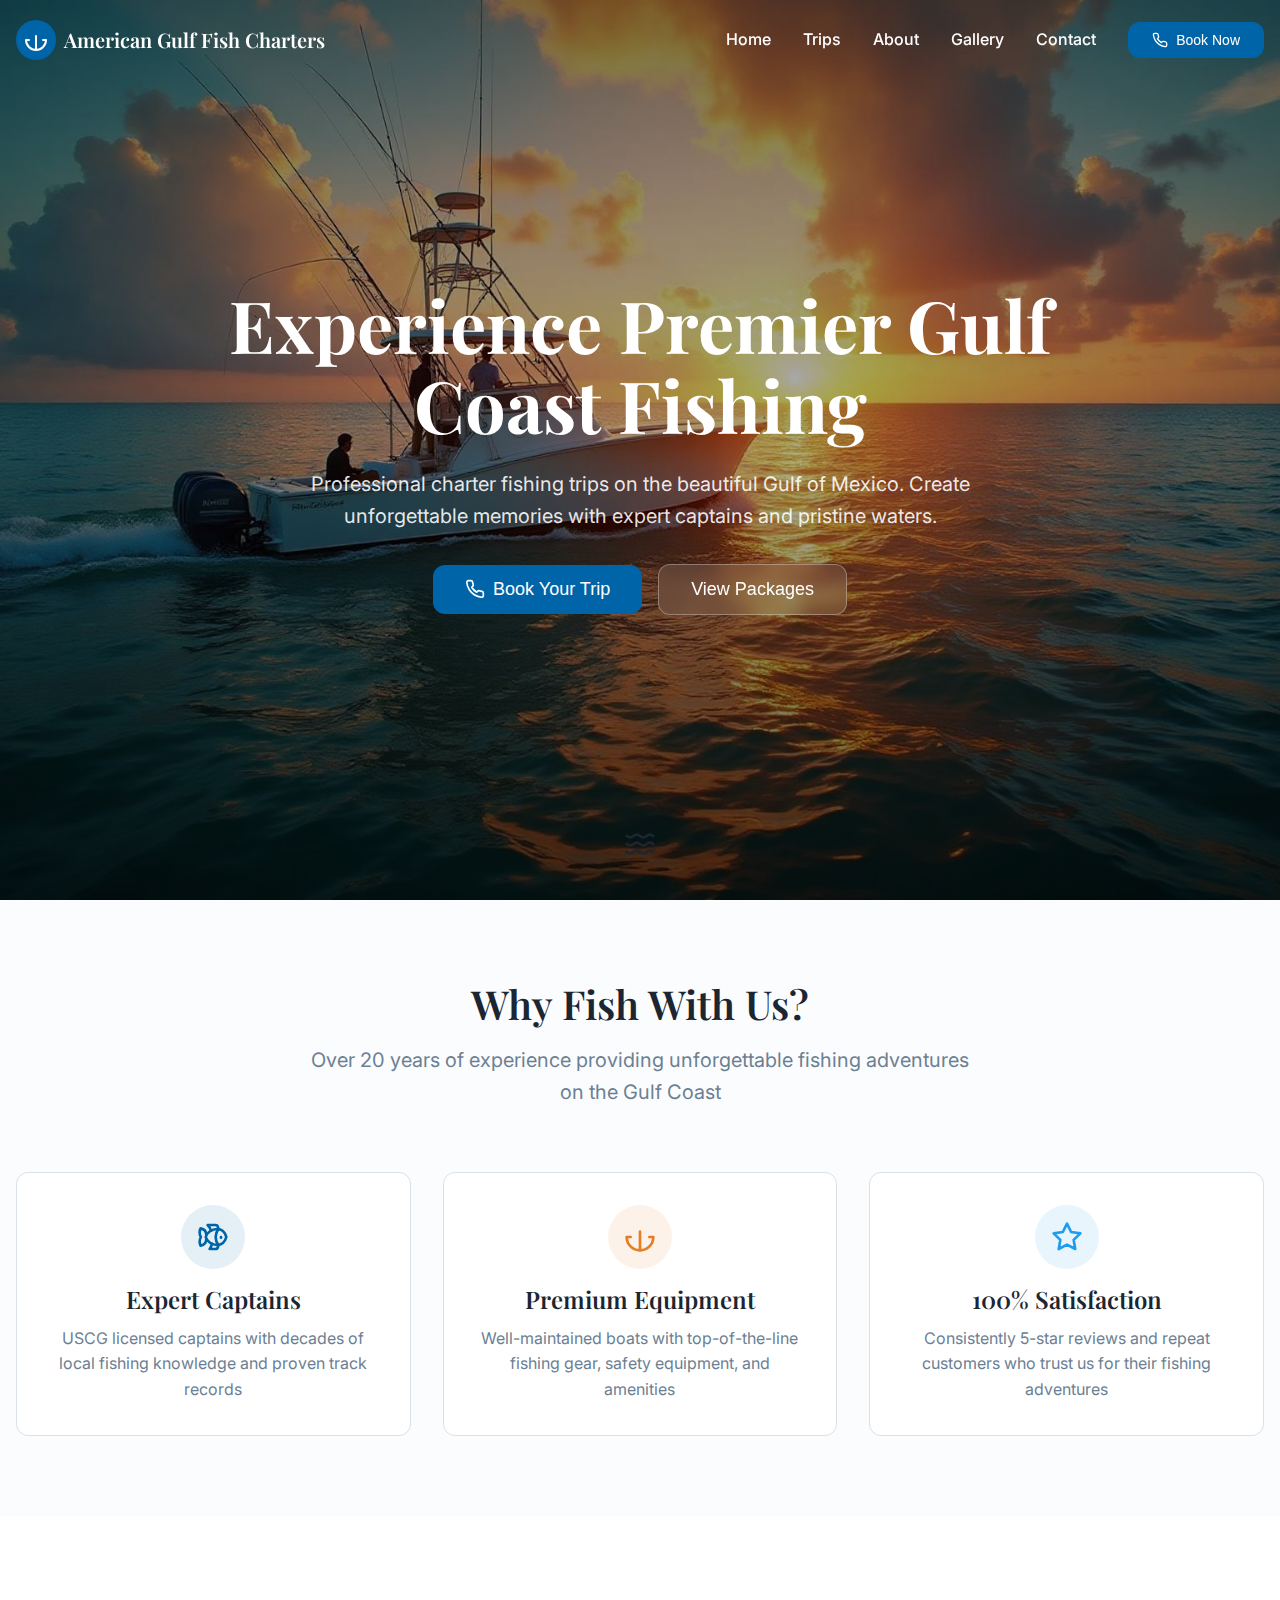
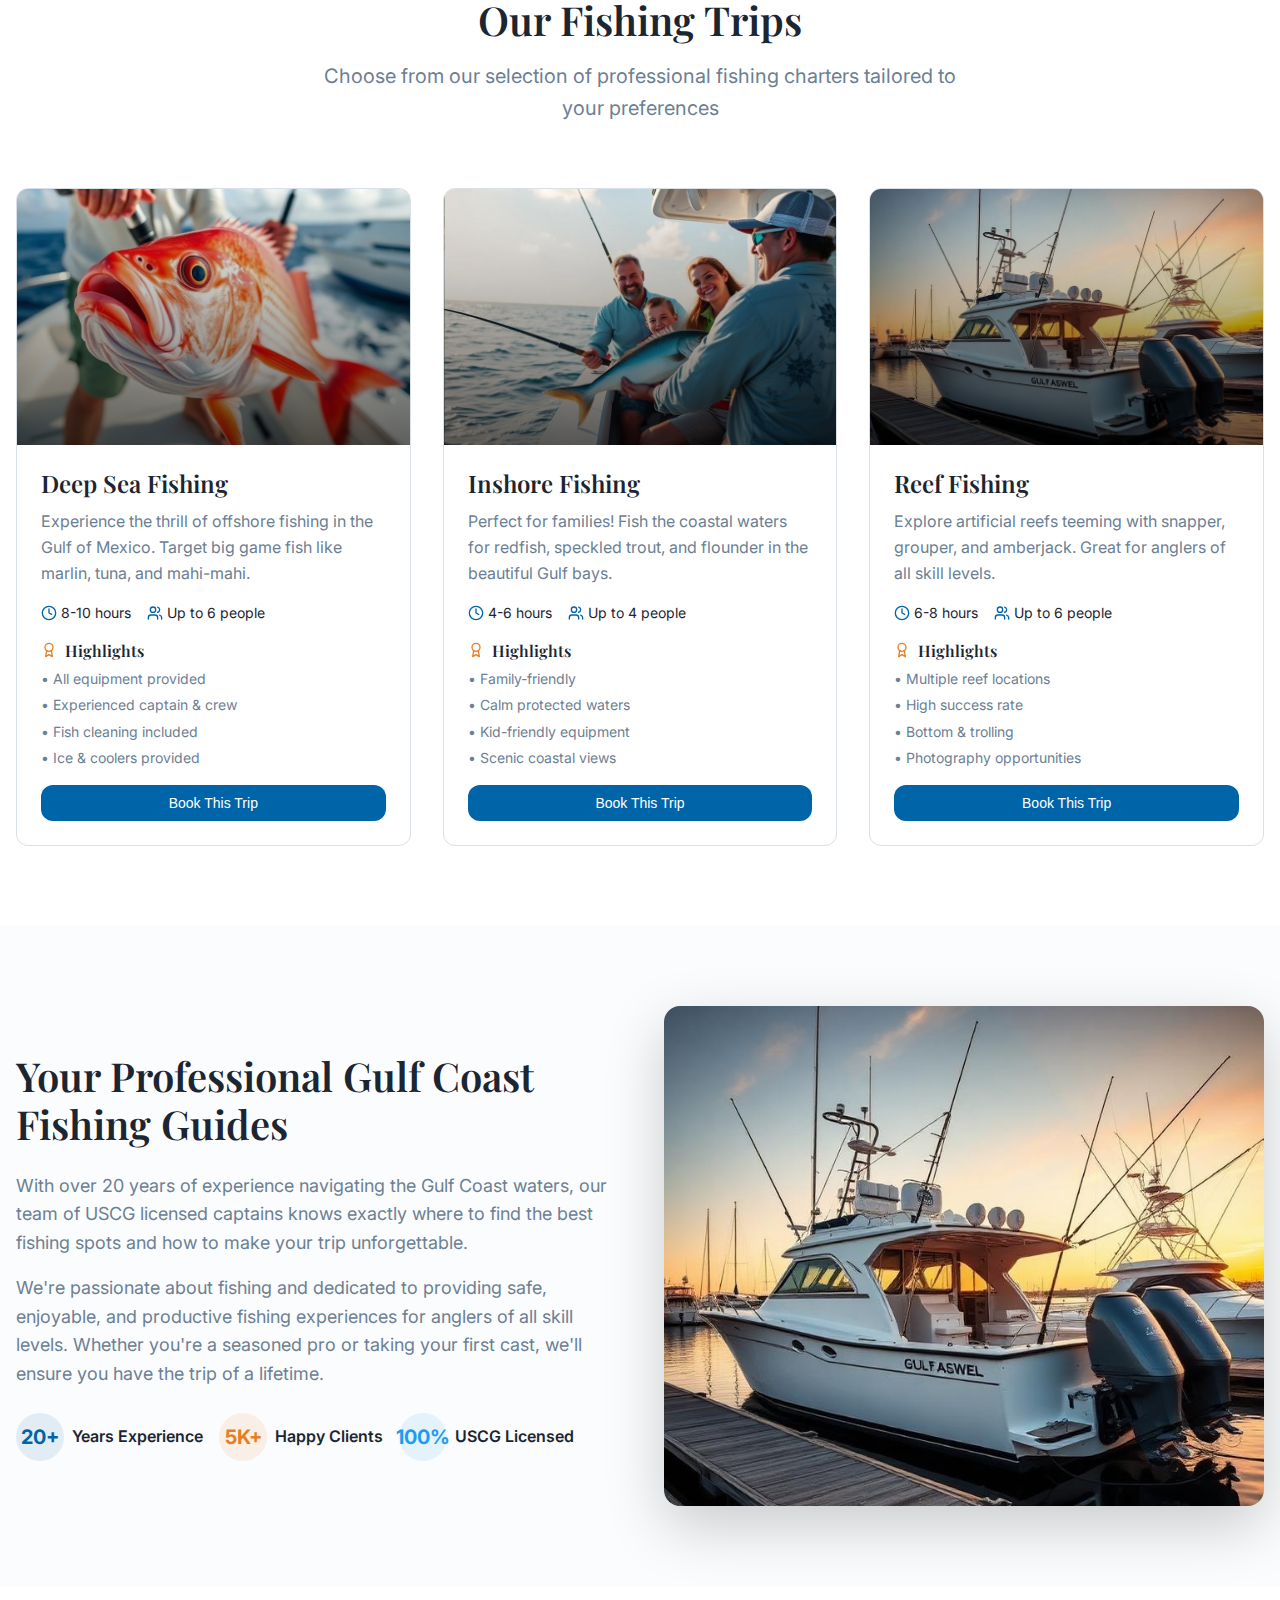
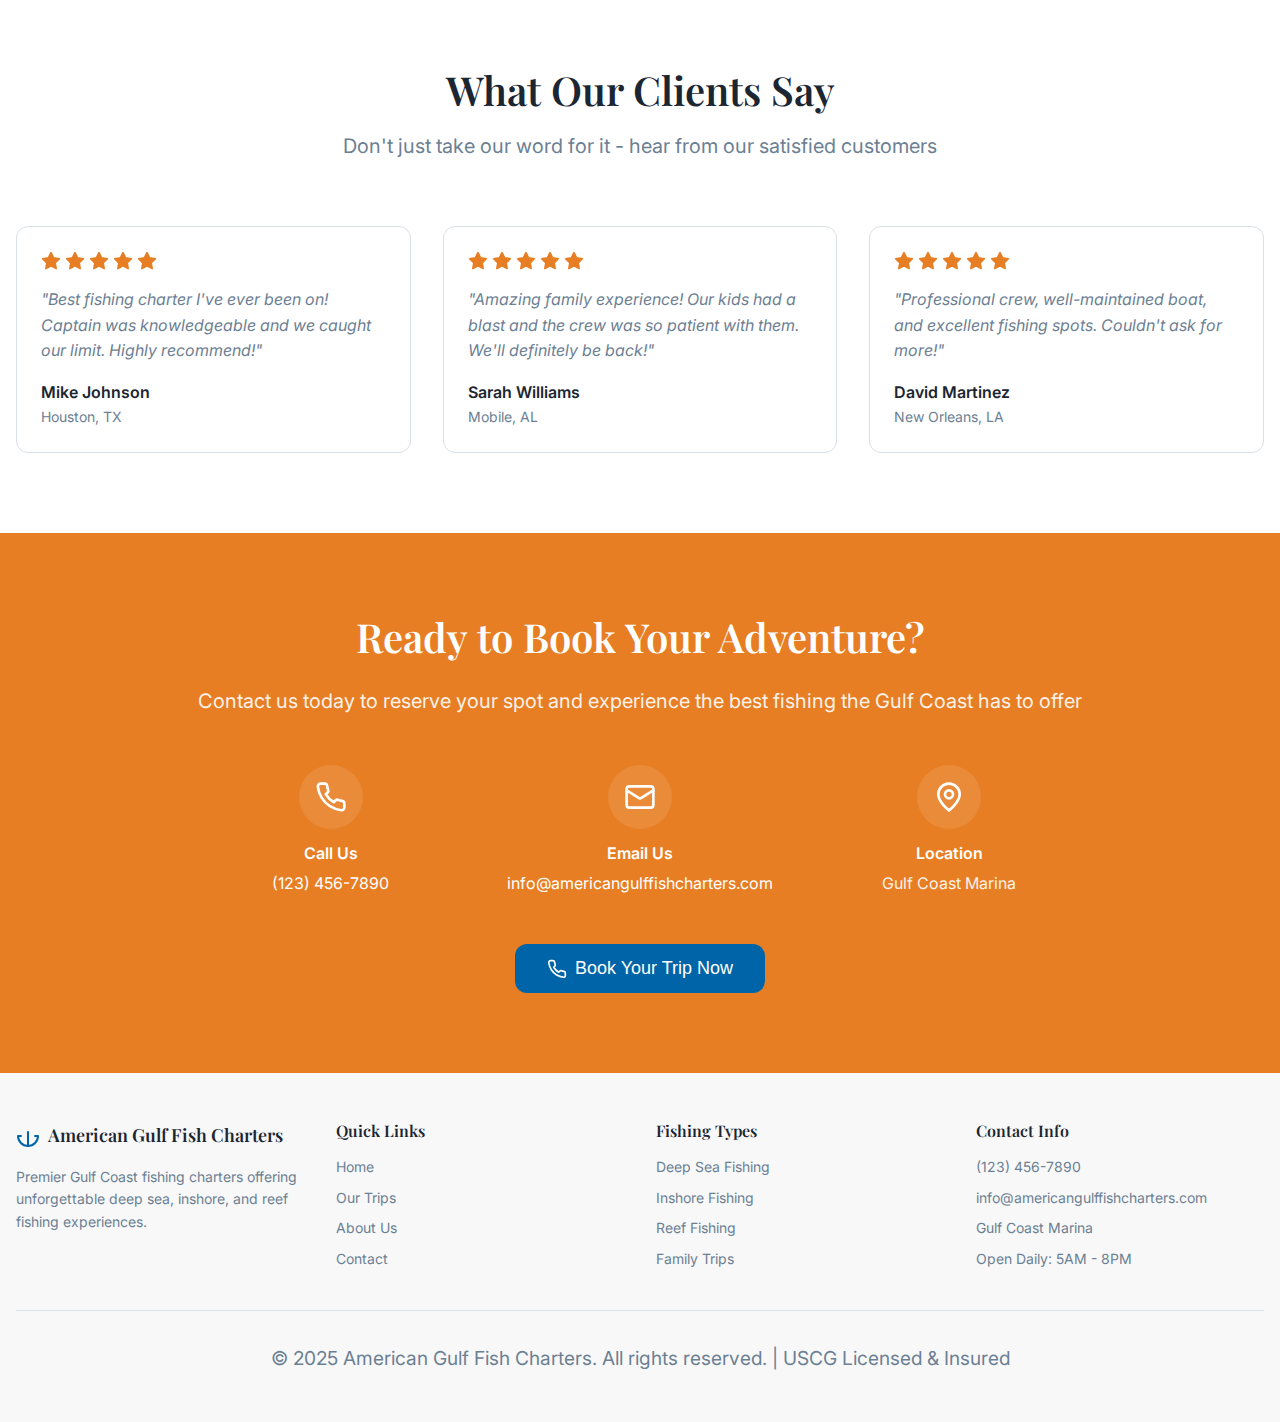
<file: index.html>
<!DOCTYPE html>
<html lang="en">
<head>
  <meta charset="UTF-8">
  <meta name="viewport" content="width=device-width, initial-scale=1.0">
  <meta name="description" content="Experience premier Gulf Coast fishing with American Gulf Fish Charters. Professional deep sea, inshore, and reef fishing trips with expert USCG licensed captains.">
  <title>American Gulf Fish Charters - Premier Gulf Coast Fishing Trips</title>
  <link rel="preconnect" href="https://fonts.googleapis.com">
  <link rel="preconnect" href="https://fonts.gstatic.com" crossorigin>
  <link href="https://fonts.googleapis.com/css2?family=Inter:wght@400;500;600;700&family=Playfair+Display:wght@600;700;800&display=swap" rel="stylesheet">
  <link rel="stylesheet" href="style.css">
</head>
<body>
  <!-- Navigation -->
  <nav id="navbar" class="navbar">
    <div class="container">
      <div class="nav-content">
        <a href="#home" class="logo">
          <div class="logo-icon">
            <svg xmlns="http://www.w3.org/2000/svg" width="24" height="24" viewBox="0 0 24 24" fill="none" stroke="currentColor" stroke-width="2" stroke-linecap="round" stroke-linejoin="round"><path d="M12 22V8"/><path d="M5 12H2a10 10 0 0 0 20 0h-3"/></svg>
          </div>
          <span class="logo-text">American Gulf Fish Charters</span>
        </a>

        <div class="nav-links desktop-nav">
          <a href="#home">Home</a>
          <a href="#trips">Trips</a>
          <a href="#about">About</a>
          <a href="#gallery">Gallery</a>
          <a href="#contact">Contact</a>
          <button class="btn btn-primary">
            <svg xmlns="http://www.w3.org/2000/svg" width="16" height="16" viewBox="0 0 24 24" fill="none" stroke="currentColor" stroke-width="2" stroke-linecap="round" stroke-linejoin="round"><path d="M22 16.92v3a2 2 0 0 1-2.18 2 19.79 19.79 0 0 1-8.63-3.07 19.5 19.5 0 0 1-6-6 19.79 19.79 0 0 1-3.07-8.67A2 2 0 0 1 4.11 2h3a2 2 0 0 1 2 1.72 12.84 12.84 0 0 0 .7 2.81 2 2 0 0 1-.45 2.11L8.09 9.91a16 16 0 0 0 6 6l1.27-1.27a2 2 0 0 1 2.11-.45 12.84 12.84 0 0 0 2.81.7A2 2 0 0 1 22 16.92z"/></svg>
            Book Now
          </button>
        </div>

        <button class="mobile-menu-btn" id="mobileMenuBtn" aria-label="Toggle menu">
          <svg class="menu-icon" xmlns="http://www.w3.org/2000/svg" width="24" height="24" viewBox="0 0 24 24" fill="none" stroke="currentColor" stroke-width="2" stroke-linecap="round" stroke-linejoin="round"><line x1="3" y1="12" x2="21" y2="12"/><line x1="3" y1="6" x2="21" y2="6"/><line x1="3" y1="18" x2="21" y2="18"/></svg>
          <svg class="close-icon hidden" xmlns="http://www.w3.org/2000/svg" width="24" height="24" viewBox="0 0 24 24" fill="none" stroke="currentColor" stroke-width="2" stroke-linecap="round" stroke-linejoin="round"><line x1="18" y1="6" x2="6" y2="18"/><line x1="6" y1="6" x2="18" y2="18"/></svg>
        </button>
      </div>

      <div class="mobile-menu hidden" id="mobileMenu">
        <a href="#home" class="mobile-nav-link">Home</a>
        <a href="#trips" class="mobile-nav-link">Trips</a>
        <a href="#about" class="mobile-nav-link">About</a>
        <a href="#gallery" class="mobile-nav-link">Gallery</a>
        <a href="#contact" class="mobile-nav-link">Contact</a>
        <button class="btn btn-primary mobile-btn">
          <svg xmlns="http://www.w3.org/2000/svg" width="16" height="16" viewBox="0 0 24 24" fill="none" stroke="currentColor" stroke-width="2" stroke-linecap="round" stroke-linejoin="round"><path d="M22 16.92v3a2 2 0 0 1-2.18 2 19.79 19.79 0 0 1-8.63-3.07 19.5 19.5 0 0 1-6-6 19.79 19.79 0 0 1-3.07-8.67A2 2 0 0 1 4.11 2h3a2 2 0 0 1 2 1.72 12.84 12.84 0 0 0 .7 2.81 2 2 0 0 1-.45 2.11L8.09 9.91a16 16 0 0 0 6 6l1.27-1.27a2 2 0 0 1 2.11-.45 12.84 12.84 0 0 0 2.81.7A2 2 0 0 1 22 16.92z"/></svg>
          Book Now
        </button>
      </div>
    </div>
  </nav>

  <!-- Hero Section -->
  <section id="home" class="hero">
    <div class="hero-image" style="background-image: url('assets/hero-fishing.jpg')">
      <div class="hero-overlay"></div>
    </div>
    <div class="hero-content">
      <h1 class="hero-title">Experience Premier Gulf Coast Fishing</h1>
      <p class="hero-description">
        Professional charter fishing trips on the beautiful Gulf of Mexico. 
        Create unforgettable memories with expert captains and pristine waters.
      </p>
      <div class="hero-buttons">
        <button class="btn btn-primary btn-lg">
          <svg xmlns="http://www.w3.org/2000/svg" width="20" height="20" viewBox="0 0 24 24" fill="none" stroke="currentColor" stroke-width="2" stroke-linecap="round" stroke-linejoin="round"><path d="M22 16.92v3a2 2 0 0 1-2.18 2 19.79 19.79 0 0 1-8.63-3.07 19.5 19.5 0 0 1-6-6 19.79 19.79 0 0 1-3.07-8.67A2 2 0 0 1 4.11 2h3a2 2 0 0 1 2 1.72 12.84 12.84 0 0 0 .7 2.81 2 2 0 0 1-.45 2.11L8.09 9.91a16 16 0 0 0 6 6l1.27-1.27a2 2 0 0 1 2.11-.45 12.84 12.84 0 0 0 2.81.7A2 2 0 0 1 22 16.92z"/></svg>
          Book Your Trip
        </button>
        <button class="btn btn-outline btn-lg">View Packages</button>
      </div>
    </div>
    <div class="scroll-indicator">
      <svg class="wave-animation" xmlns="http://www.w3.org/2000/svg" width="32" height="32" viewBox="0 0 24 24" fill="none" stroke="currentColor" stroke-width="2" stroke-linecap="round" stroke-linejoin="round"><path d="M2 6c.6.5 1.2 1 2.5 1C7 7 7 5 9.5 5c2.6 0 2.4 2 5 2 2.5 0 2.5-2 5-2 1.3 0 1.9.5 2.5 1"/><path d="M2 12c.6.5 1.2 1 2.5 1 2.5 0 2.5-2 5-2 2.6 0 2.4 2 5 2 2.5 0 2.5-2 5-2 1.3 0 1.9.5 2.5 1"/><path d="M2 18c.6.5 1.2 1 2.5 1 2.5 0 2.5-2 5-2 2.6 0 2.4 2 5 2 2.5 0 2.5-2 5-2 1.3 0 1.9.5 2.5 1"/></svg>
    </div>
  </section>

  <!-- Why Choose Us Section -->
  <section class="section section-muted">
    <div class="container">
      <div class="section-header">
        <h2 class="section-title">Why Fish With Us?</h2>
        <p class="section-description">Over 20 years of experience providing unforgettable fishing adventures on the Gulf Coast</p>
      </div>

      <div class="feature-grid">
        <div class="feature-card">
          <div class="feature-icon feature-icon-primary">
            <svg xmlns="http://www.w3.org/2000/svg" width="32" height="32" viewBox="0 0 24 24" fill="none" stroke="currentColor" stroke-width="2" stroke-linecap="round" stroke-linejoin="round"><path d="M6.5 12c.94-3.46 4.94-6 8.5-6 3.56 0 6.06 2.54 7 6-.94 3.47-3.44 6-7 6s-7.56-2.53-8.5-6Z"/><path d="M18 12v.5"/><path d="M16 17.93a9.77 9.77 0 0 1 0-11.86"/><path d="M7 10.67C7 8 5.58 5.97 2.73 5.5c-1 1.5-1 5 .23 6.5-1.24 1.5-1.24 5-.23 6.5C5.58 18.03 7 16 7 13.33"/><path d="M10.46 7.26C10.2 5.88 9.17 4.24 8 3h5.8a2 2 0 0 1 1.98 1.67l.23 1.4"/><path d="m16.01 17.93-.23 1.4A2 2 0 0 1 13.8 21H9.5a5.96 5.96 0 0 0 1.49-3.98"/></svg>
          </div>
          <h3 class="feature-title">Expert Captains</h3>
          <p class="feature-description">USCG licensed captains with decades of local fishing knowledge and proven track records</p>
        </div>

        <div class="feature-card">
          <div class="feature-icon feature-icon-secondary">
            <svg xmlns="http://www.w3.org/2000/svg" width="32" height="32" viewBox="0 0 24 24" fill="none" stroke="currentColor" stroke-width="2" stroke-linecap="round" stroke-linejoin="round"><path d="M12 22V8"/><path d="M5 12H2a10 10 0 0 0 20 0h-3"/></svg>
          </div>
          <h3 class="feature-title">Premium Equipment</h3>
          <p class="feature-description">Well-maintained boats with top-of-the-line fishing gear, safety equipment, and amenities</p>
        </div>

        <div class="feature-card">
          <div class="feature-icon feature-icon-accent">
            <svg xmlns="http://www.w3.org/2000/svg" width="32" height="32" viewBox="0 0 24 24" fill="none" stroke="currentColor" stroke-width="2" stroke-linecap="round" stroke-linejoin="round"><polygon points="12 2 15.09 8.26 22 9.27 17 14.14 18.18 21.02 12 17.77 5.82 21.02 7 14.14 2 9.27 8.91 8.26 12 2"/></svg>
          </div>
          <h3 class="feature-title">100% Satisfaction</h3>
          <p class="feature-description">Consistently 5-star reviews and repeat customers who trust us for their fishing adventures</p>
        </div>
      </div>
    </div>
  </section>

  <!-- Trips Section -->
  <section id="trips" class="section">
    <div class="container">
      <div class="section-header">
        <h2 class="section-title">Our Fishing Trips</h2>
        <p class="section-description">Choose from our selection of professional fishing charters tailored to your preferences</p>
      </div>

      <div class="trips-grid">
        <!-- Deep Sea Fishing -->
        <div class="trip-card">
          <div class="trip-image" style="background-image: url('./assets/fish-catch.jpg')">
            <div class="trip-image-overlay"></div>
          </div>
          <div class="trip-content">
            <h3 class="trip-title">Deep Sea Fishing</h3>
            <p class="trip-description">Experience the thrill of offshore fishing in the Gulf of Mexico. Target big game fish like marlin, tuna, and mahi-mahi.</p>
            
            <div class="trip-info">
              <div class="trip-info-item">
                <svg xmlns="http://www.w3.org/2000/svg" width="16" height="16" viewBox="0 0 24 24" fill="none" stroke="currentColor" stroke-width="2" stroke-linecap="round" stroke-linejoin="round"><circle cx="12" cy="12" r="10"/><polyline points="12 6 12 12 16 14"/></svg>
                <span>8-10 hours</span>
              </div>
              <div class="trip-info-item">
                <svg xmlns="http://www.w3.org/2000/svg" width="16" height="16" viewBox="0 0 24 24" fill="none" stroke="currentColor" stroke-width="2" stroke-linecap="round" stroke-linejoin="round"><path d="M16 21v-2a4 4 0 0 0-4-4H6a4 4 0 0 0-4 4v2"/><circle cx="9" cy="7" r="4"/><path d="M22 21v-2a4 4 0 0 0-3-3.87"/><path d="M16 3.13a4 4 0 0 1 0 7.75"/></svg>
                <span>Up to 6 people</span>
              </div>
            </div>

            <div class="trip-highlights">
              <h4 class="trip-highlights-title">
                <svg xmlns="http://www.w3.org/2000/svg" width="16" height="16" viewBox="0 0 24 24" fill="none" stroke="currentColor" stroke-width="2" stroke-linecap="round" stroke-linejoin="round"><circle cx="12" cy="8" r="6"/><path d="M15.477 12.89 17 22l-5-3-5 3 1.523-9.11"/></svg>
                Highlights
              </h4>
              <ul class="trip-highlights-list">
                <li>• All equipment provided</li>
                <li>• Experienced captain & crew</li>
                <li>• Fish cleaning included</li>
                <li>• Ice & coolers provided</li>
              </ul>
            </div>

            <button class="btn btn-primary btn-full">Book This Trip</button>
          </div>
        </div>

        <!-- Inshore Fishing -->
        <div class="trip-card">
          <div class="trip-image" style="background-image: url('./assets/family-fishing.jpg')">
            <div class="trip-image-overlay"></div>
          </div>
          <div class="trip-content">
            <h3 class="trip-title">Inshore Fishing</h3>
            <p class="trip-description">Perfect for families! Fish the coastal waters for redfish, speckled trout, and flounder in the beautiful Gulf bays.</p>
            
            <div class="trip-info">
              <div class="trip-info-item">
                <svg xmlns="http://www.w3.org/2000/svg" width="16" height="16" viewBox="0 0 24 24" fill="none" stroke="currentColor" stroke-width="2" stroke-linecap="round" stroke-linejoin="round"><circle cx="12" cy="12" r="10"/><polyline points="12 6 12 12 16 14"/></svg>
                <span>4-6 hours</span>
              </div>
              <div class="trip-info-item">
                <svg xmlns="http://www.w3.org/2000/svg" width="16" height="16" viewBox="0 0 24 24" fill="none" stroke="currentColor" stroke-width="2" stroke-linecap="round" stroke-linejoin="round"><path d="M16 21v-2a4 4 0 0 0-4-4H6a4 4 0 0 0-4 4v2"/><circle cx="9" cy="7" r="4"/><path d="M22 21v-2a4 4 0 0 0-3-3.87"/><path d="M16 3.13a4 4 0 0 1 0 7.75"/></svg>
                <span>Up to 4 people</span>
              </div>
            </div>

            <div class="trip-highlights">
              <h4 class="trip-highlights-title">
                <svg xmlns="http://www.w3.org/2000/svg" width="16" height="16" viewBox="0 0 24 24" fill="none" stroke="currentColor" stroke-width="2" stroke-linecap="round" stroke-linejoin="round"><circle cx="12" cy="8" r="6"/><path d="M15.477 12.89 17 22l-5-3-5 3 1.523-9.11"/></svg>
                Highlights
              </h4>
              <ul class="trip-highlights-list">
                <li>• Family-friendly</li>
                <li>• Calm protected waters</li>
                <li>• Kid-friendly equipment</li>
                <li>• Scenic coastal views</li>
              </ul>
            </div>

            <button class="btn btn-primary btn-full">Book This Trip</button>
          </div>
        </div>

        <!-- Reef Fishing -->
        <div class="trip-card">
          <div class="trip-image" style="background-image: url('./assets/boat-dock.jpg')">
            <div class="trip-image-overlay"></div>
          </div>
          <div class="trip-content">
            <h3 class="trip-title">Reef Fishing</h3>
            <p class="trip-description">Explore artificial reefs teeming with snapper, grouper, and amberjack. Great for anglers of all skill levels.</p>
            
            <div class="trip-info">
              <div class="trip-info-item">
                <svg xmlns="http://www.w3.org/2000/svg" width="16" height="16" viewBox="0 0 24 24" fill="none" stroke="currentColor" stroke-width="2" stroke-linecap="round" stroke-linejoin="round"><circle cx="12" cy="12" r="10"/><polyline points="12 6 12 12 16 14"/></svg>
                <span>6-8 hours</span>
              </div>
              <div class="trip-info-item">
                <svg xmlns="http://www.w3.org/2000/svg" width="16" height="16" viewBox="0 0 24 24" fill="none" stroke="currentColor" stroke-width="2" stroke-linecap="round" stroke-linejoin="round"><path d="M16 21v-2a4 4 0 0 0-4-4H6a4 4 0 0 0-4 4v2"/><circle cx="9" cy="7" r="4"/><path d="M22 21v-2a4 4 0 0 0-3-3.87"/><path d="M16 3.13a4 4 0 0 1 0 7.75"/></svg>
                <span>Up to 6 people</span>
              </div>
            </div>

            <div class="trip-highlights">
              <h4 class="trip-highlights-title">
                <svg xmlns="http://www.w3.org/2000/svg" width="16" height="16" viewBox="0 0 24 24" fill="none" stroke="currentColor" stroke-width="2" stroke-linecap="round" stroke-linejoin="round"><circle cx="12" cy="8" r="6"/><path d="M15.477 12.89 17 22l-5-3-5 3 1.523-9.11"/></svg>
                Highlights
              </h4>
              <ul class="trip-highlights-list">
                <li>• Multiple reef locations</li>
                <li>• High success rate</li>
                <li>• Bottom & trolling</li>
                <li>• Photography opportunities</li>
              </ul>
            </div>

            <button class="btn btn-primary btn-full">Book This Trip</button>
          </div>
        </div>
      </div>
    </div>
  </section>

  <!-- About Section -->
  <section id="about" class="section section-muted">
    <div class="container">
      <div class="about-grid">
        <div class="about-content">
          <h2 class="about-title">Your Professional Gulf Coast Fishing Guides</h2>
          <p class="about-text">
            With over 20 years of experience navigating the Gulf Coast waters, our team of USCG licensed captains knows exactly where to find the best fishing spots and how to make your trip unforgettable.
          </p>
          <p class="about-text">
            We're passionate about fishing and dedicated to providing safe, enjoyable, and productive fishing experiences for anglers of all skill levels. Whether you're a seasoned pro or taking your first cast, we'll ensure you have the trip of a lifetime.
          </p>
          <div class="about-stats">
            <div class="stat-item">
              <div class="stat-badge stat-badge-primary">
                <span class="stat-value">20+</span>
              </div>
              <span class="stat-label">Years Experience</span>
            </div>
            <div class="stat-item">
              <div class="stat-badge stat-badge-secondary">
                <span class="stat-value">5K+</span>
              </div>
              <span class="stat-label">Happy Clients</span>
            </div>
            <div class="stat-item">
              <div class="stat-badge stat-badge-accent">
                <span class="stat-value">100%</span>
              </div>
              <span class="stat-label">USCG Licensed</span>
            </div>
          </div>
        </div>
        <div class="about-image">
          <img src="./assets/boat-dock.jpg" alt="Professional Gulf Coast fishing charter boat and captain at marina">
        </div>
      </div>
    </div>
  </section>

  <!-- Testimonials Section -->
  <section id="gallery" class="section">
    <div class="container">
      <div class="section-header">
        <h2 class="section-title">What Our Clients Say</h2>
        <p class="section-description">Don't just take our word for it - hear from our satisfied customers</p>
      </div>

      <div class="testimonials-grid">
        <div class="testimonial-card">
          <div class="testimonial-stars">
            <svg xmlns="http://www.w3.org/2000/svg" width="20" height="20" viewBox="0 0 24 24" fill="currentColor" stroke="currentColor" stroke-width="2" stroke-linecap="round" stroke-linejoin="round"><polygon points="12 2 15.09 8.26 22 9.27 17 14.14 18.18 21.02 12 17.77 5.82 21.02 7 14.14 2 9.27 8.91 8.26 12 2"/></svg>
            <svg xmlns="http://www.w3.org/2000/svg" width="20" height="20" viewBox="0 0 24 24" fill="currentColor" stroke="currentColor" stroke-width="2" stroke-linecap="round" stroke-linejoin="round"><polygon points="12 2 15.09 8.26 22 9.27 17 14.14 18.18 21.02 12 17.77 5.82 21.02 7 14.14 2 9.27 8.91 8.26 12 2"/></svg>
            <svg xmlns="http://www.w3.org/2000/svg" width="20" height="20" viewBox="0 0 24 24" fill="currentColor" stroke="currentColor" stroke-width="2" stroke-linecap="round" stroke-linejoin="round"><polygon points="12 2 15.09 8.26 22 9.27 17 14.14 18.18 21.02 12 17.77 5.82 21.02 7 14.14 2 9.27 8.91 8.26 12 2"/></svg>
            <svg xmlns="http://www.w3.org/2000/svg" width="20" height="20" viewBox="0 0 24 24" fill="currentColor" stroke="currentColor" stroke-width="2" stroke-linecap="round" stroke-linejoin="round"><polygon points="12 2 15.09 8.26 22 9.27 17 14.14 18.18 21.02 12 17.77 5.82 21.02 7 14.14 2 9.27 8.91 8.26 12 2"/></svg>
            <svg xmlns="http://www.w3.org/2000/svg" width="20" height="20" viewBox="0 0 24 24" fill="currentColor" stroke="currentColor" stroke-width="2" stroke-linecap="round" stroke-linejoin="round"><polygon points="12 2 15.09 8.26 22 9.27 17 14.14 18.18 21.02 12 17.77 5.82 21.02 7 14.14 2 9.27 8.91 8.26 12 2"/></svg>
          </div>
          <p class="testimonial-text">"Best fishing charter I've ever been on! Captain was knowledgeable and we caught our limit. Highly recommend!"</p>
          <div class="testimonial-author">
            <p class="author-name">Mike Johnson</p>
            <p class="author-location">Houston, TX</p>
          </div>
        </div>

        <div class="testimonial-card">
          <div class="testimonial-stars">
            <svg xmlns="http://www.w3.org/2000/svg" width="20" height="20" viewBox="0 0 24 24" fill="currentColor" stroke="currentColor" stroke-width="2" stroke-linecap="round" stroke-linejoin="round"><polygon points="12 2 15.09 8.26 22 9.27 17 14.14 18.18 21.02 12 17.77 5.82 21.02 7 14.14 2 9.27 8.91 8.26 12 2"/></svg>
            <svg xmlns="http://www.w3.org/2000/svg" width="20" height="20" viewBox="0 0 24 24" fill="currentColor" stroke="currentColor" stroke-width="2" stroke-linecap="round" stroke-linejoin="round"><polygon points="12 2 15.09 8.26 22 9.27 17 14.14 18.18 21.02 12 17.77 5.82 21.02 7 14.14 2 9.27 8.91 8.26 12 2"/></svg>
            <svg xmlns="http://www.w3.org/2000/svg" width="20" height="20" viewBox="0 0 24 24" fill="currentColor" stroke="currentColor" stroke-width="2" stroke-linecap="round" stroke-linejoin="round"><polygon points="12 2 15.09 8.26 22 9.27 17 14.14 18.18 21.02 12 17.77 5.82 21.02 7 14.14 2 9.27 8.91 8.26 12 2"/></svg>
            <svg xmlns="http://www.w3.org/2000/svg" width="20" height="20" viewBox="0 0 24 24" fill="currentColor" stroke="currentColor" stroke-width="2" stroke-linecap="round" stroke-linejoin="round"><polygon points="12 2 15.09 8.26 22 9.27 17 14.14 18.18 21.02 12 17.77 5.82 21.02 7 14.14 2 9.27 8.91 8.26 12 2"/></svg>
            <svg xmlns="http://www.w3.org/2000/svg" width="20" height="20" viewBox="0 0 24 24" fill="currentColor" stroke="currentColor" stroke-width="2" stroke-linecap="round" stroke-linejoin="round"><polygon points="12 2 15.09 8.26 22 9.27 17 14.14 18.18 21.02 12 17.77 5.82 21.02 7 14.14 2 9.27 8.91 8.26 12 2"/></svg>
          </div>
          <p class="testimonial-text">"Amazing family experience! Our kids had a blast and the crew was so patient with them. We'll definitely be back!"</p>
          <div class="testimonial-author">
            <p class="author-name">Sarah Williams</p>
            <p class="author-location">Mobile, AL</p>
          </div>
        </div>

        <div class="testimonial-card">
          <div class="testimonial-stars">
            <svg xmlns="http://www.w3.org/2000/svg" width="20" height="20" viewBox="0 0 24 24" fill="currentColor" stroke="currentColor" stroke-width="2" stroke-linecap="round" stroke-linejoin="round"><polygon points="12 2 15.09 8.26 22 9.27 17 14.14 18.18 21.02 12 17.77 5.82 21.02 7 14.14 2 9.27 8.91 8.26 12 2"/></svg>
            <svg xmlns="http://www.w3.org/2000/svg" width="20" height="20" viewBox="0 0 24 24" fill="currentColor" stroke="currentColor" stroke-width="2" stroke-linecap="round" stroke-linejoin="round"><polygon points="12 2 15.09 8.26 22 9.27 17 14.14 18.18 21.02 12 17.77 5.82 21.02 7 14.14 2 9.27 8.91 8.26 12 2"/></svg>
            <svg xmlns="http://www.w3.org/2000/svg" width="20" height="20" viewBox="0 0 24 24" fill="currentColor" stroke="currentColor" stroke-width="2" stroke-linecap="round" stroke-linejoin="round"><polygon points="12 2 15.09 8.26 22 9.27 17 14.14 18.18 21.02 12 17.77 5.82 21.02 7 14.14 2 9.27 8.91 8.26 12 2"/></svg>
            <svg xmlns="http://www.w3.org/2000/svg" width="20" height="20" viewBox="0 0 24 24" fill="currentColor" stroke="currentColor" stroke-width="2" stroke-linecap="round" stroke-linejoin="round"><polygon points="12 2 15.09 8.26 22 9.27 17 14.14 18.18 21.02 12 17.77 5.82 21.02 7 14.14 2 9.27 8.91 8.26 12 2"/></svg>
            <svg xmlns="http://www.w3.org/2000/svg" width="20" height="20" viewBox="0 0 24 24" fill="currentColor" stroke="currentColor" stroke-width="2" stroke-linecap="round" stroke-linejoin="round"><polygon points="12 2 15.09 8.26 22 9.27 17 14.14 18.18 21.02 12 17.77 5.82 21.02 7 14.14 2 9.27 8.91 8.26 12 2"/></svg>
          </div>
          <p class="testimonial-text">"Professional crew, well-maintained boat, and excellent fishing spots. Couldn't ask for more!"</p>
          <div class="testimonial-author">
            <p class="author-name">David Martinez</p>
            <p class="author-location">New Orleans, LA</p>
          </div>
        </div>
      </div>
    </div>
  </section>

  <!-- Contact Section -->
  <section id="contact" class="section contact-section">
    <div class="container">
      <div class="contact-content">
        <h2 class="contact-title">Ready to Book Your Adventure?</h2>
        <p class="contact-description">Contact us today to reserve your spot and experience the best fishing the Gulf Coast has to offer</p>

        <div class="contact-info-grid">
          <div class="contact-info-item">
            <div class="contact-icon">
              <svg xmlns="http://www.w3.org/2000/svg" width="32" height="32" viewBox="0 0 24 24" fill="none" stroke="currentColor" stroke-width="2" stroke-linecap="round" stroke-linejoin="round"><path d="M22 16.92v3a2 2 0 0 1-2.18 2 19.79 19.79 0 0 1-8.63-3.07 19.5 19.5 0 0 1-6-6 19.79 19.79 0 0 1-3.07-8.67A2 2 0 0 1 4.11 2h3a2 2 0 0 1 2 1.72 12.84 12.84 0 0 0 .7 2.81 2 2 0 0 1-.45 2.11L8.09 9.91a16 16 0 0 0 6 6l1.27-1.27a2 2 0 0 1 2.11-.45 12.84 12.84 0 0 0 2.81.7A2 2 0 0 1 22 16.92z"/></svg>
            </div>
            <div>
              <p class="contact-label">Call Us</p>
              <a href="tel:+1234567890" class="contact-link">(123) 456-7890</a>
            </div>
          </div>

          <div class="contact-info-item">
            <div class="contact-icon">
              <svg xmlns="http://www.w3.org/2000/svg" width="32" height="32" viewBox="0 0 24 24" fill="none" stroke="currentColor" stroke-width="2" stroke-linecap="round" stroke-linejoin="round"><rect width="20" height="16" x="2" y="4" rx="2"/><path d="m22 7-8.97 5.7a1.94 1.94 0 0 1-2.06 0L2 7"/></svg>
            </div>
            <div>
              <p class="contact-label">Email Us</p>
              <a href="mailto:info@americangulffishcharters.com" class="contact-link">info@americangulffishcharters.com</a>
            </div>
          </div>

          <div class="contact-info-item">
            <div class="contact-icon">
              <svg xmlns="http://www.w3.org/2000/svg" width="32" height="32" viewBox="0 0 24 24" fill="none" stroke="currentColor" stroke-width="2" stroke-linecap="round" stroke-linejoin="round"><path d="M20 10c0 6-8 12-8 12s-8-6-8-12a8 8 0 0 1 16 0Z"/><circle cx="12" cy="10" r="3"/></svg>
            </div>
            <div>
              <p class="contact-label">Location</p>
              <p class="contact-text">Gulf Coast Marina</p>
            </div>
          </div>
        </div>

        <button class="btn btn-secondary btn-lg">
          <svg xmlns="http://www.w3.org/2000/svg" width="20" height="20" viewBox="0 0 24 24" fill="none" stroke="currentColor" stroke-width="2" stroke-linecap="round" stroke-linejoin="round"><path d="M22 16.92v3a2 2 0 0 1-2.18 2 19.79 19.79 0 0 1-8.63-3.07 19.5 19.5 0 0 1-6-6 19.79 19.79 0 0 1-3.07-8.67A2 2 0 0 1 4.11 2h3a2 2 0 0 1 2 1.72 12.84 12.84 0 0 0 .7 2.81 2 2 0 0 1-.45 2.11L8.09 9.91a16 16 0 0 0 6 6l1.27-1.27a2 2 0 0 1 2.11-.45 12.84 12.84 0 0 0 2.81.7A2 2 0 0 1 22 16.92z"/></svg>
          Book Your Trip Now
        </button>
      </div>
    </div>
  </section>

  <!-- Footer -->
  <footer class="footer">
    <div class="container">
      <div class="footer-grid">
        <div class="footer-column">
          <div class="footer-logo">
            <svg xmlns="http://www.w3.org/2000/svg" width="24" height="24" viewBox="0 0 24 24" fill="none" stroke="currentColor" stroke-width="2" stroke-linecap="round" stroke-linejoin="round"><path d="M12 22V8"/><path d="M5 12H2a10 10 0 0 0 20 0h-3"/></svg>
            <span>American Gulf Fish Charters</span>
          </div>
          <p class="footer-description">Premier Gulf Coast fishing charters offering unforgettable deep sea, inshore, and reef fishing experiences.</p>
        </div>

        <div class="footer-column">
          <h4 class="footer-heading">Quick Links</h4>
          <ul class="footer-links">
            <li><a href="#home">Home</a></li>
            <li><a href="#trips">Our Trips</a></li>
            <li><a href="#about">About Us</a></li>
            <li><a href="#contact">Contact</a></li>
          </ul>
        </div>

        <div class="footer-column">
          <h4 class="footer-heading">Fishing Types</h4>
          <ul class="footer-links">
            <li>Deep Sea Fishing</li>
            <li>Inshore Fishing</li>
            <li>Reef Fishing</li>
            <li>Family Trips</li>
          </ul>
        </div>

        <div class="footer-column">
          <h4 class="footer-heading">Contact Info</h4>
          <ul class="footer-links">
            <li>(123) 456-7890</li>
            <li>info@americangulffishcharters.com</li>
            <li>Gulf Coast Marina</li>
            <li>Open Daily: 5AM - 8PM</li>
          </ul>
        </div>
      </div>

      <div class="footer-bottom">
        <p>&copy; 2025 American Gulf Fish Charters. All rights reserved. | USCG Licensed & Insured</p>
      </div>
    </div>
  </footer>

  <script src="script.js"></script>
</body>
</html>
</file>
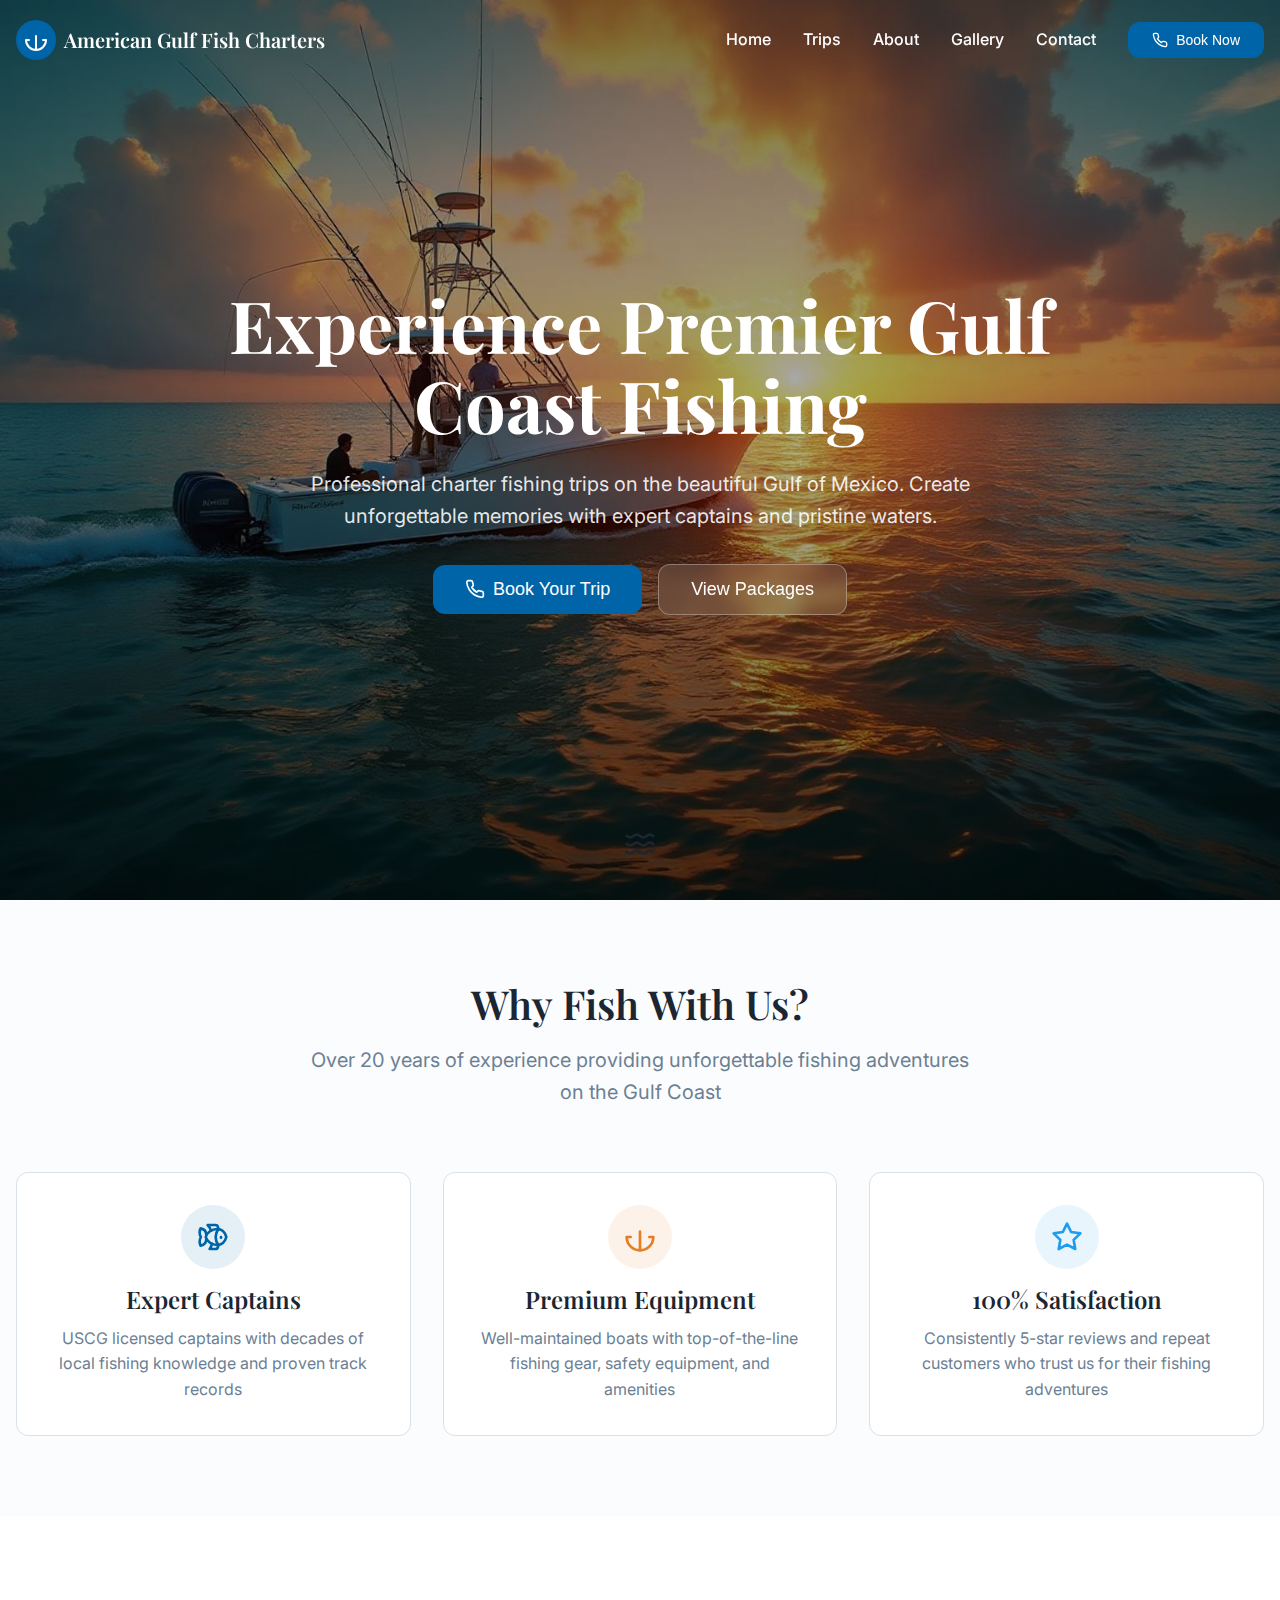
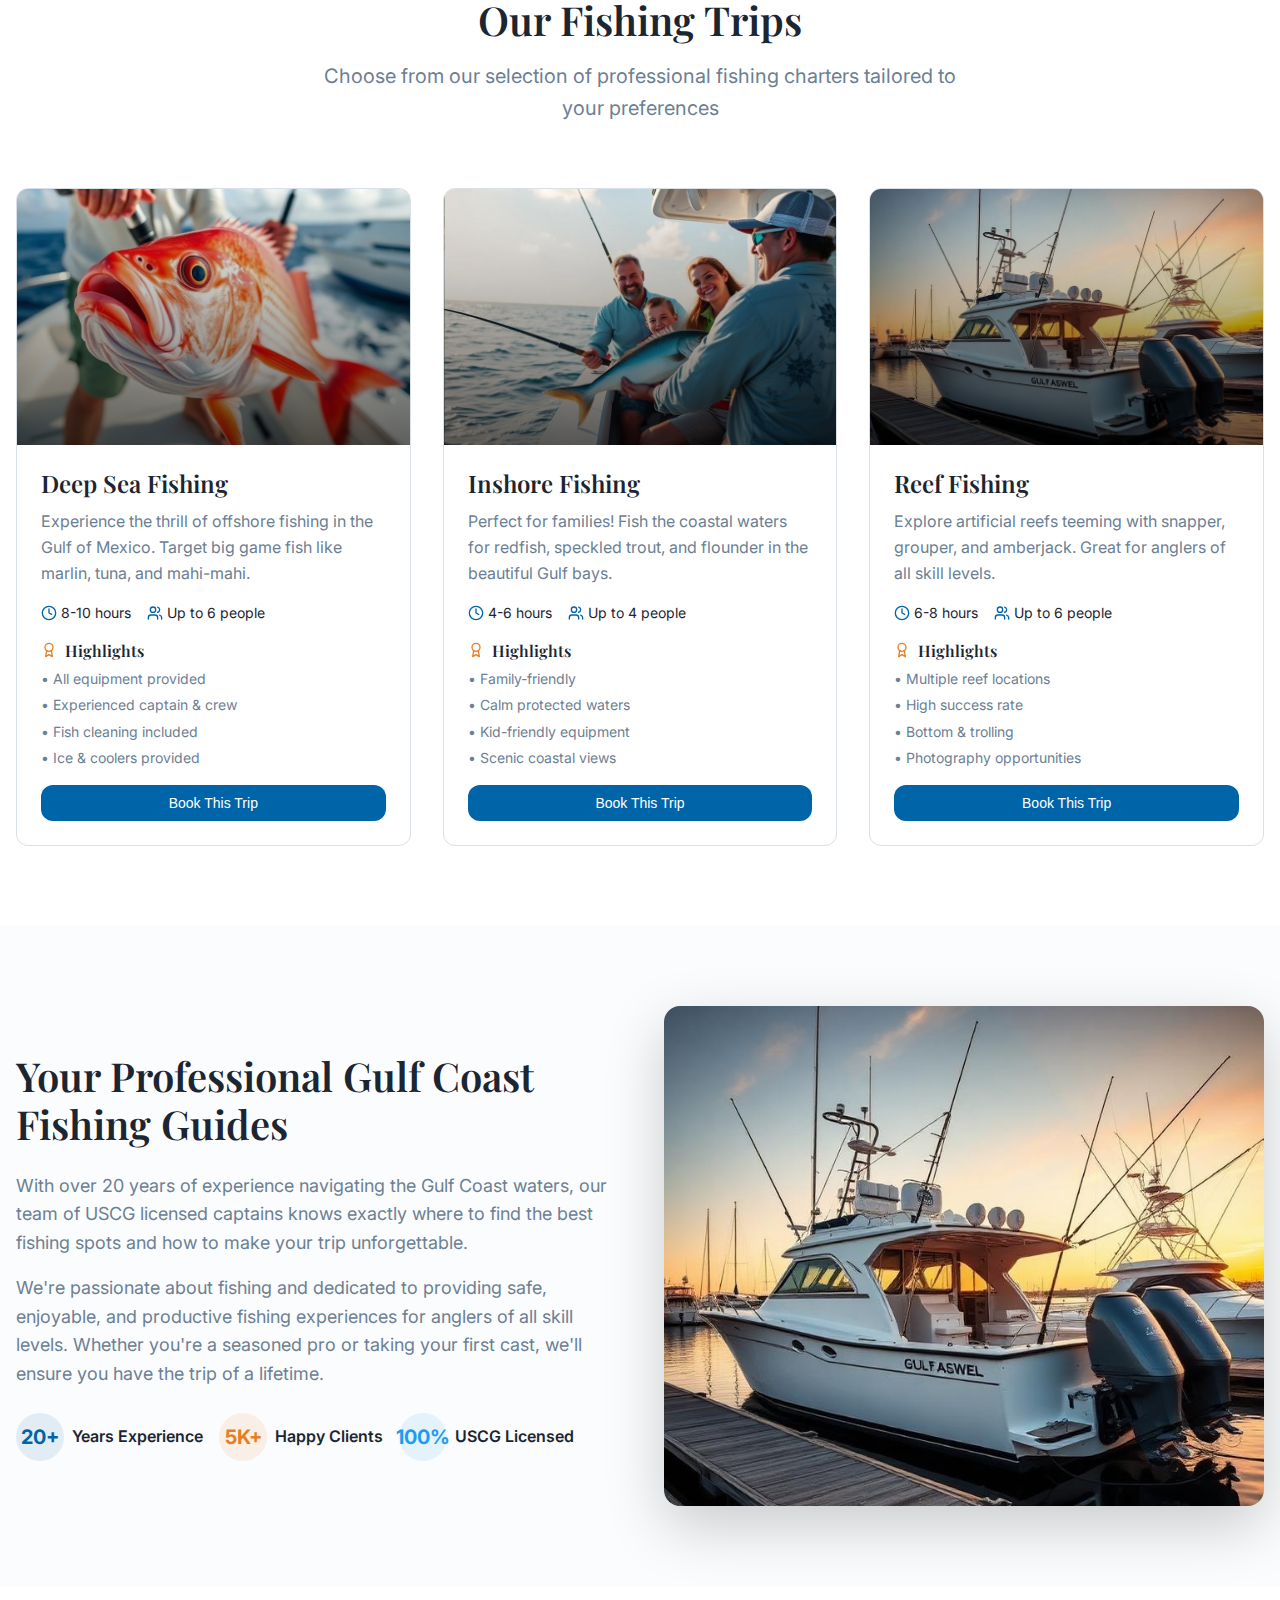
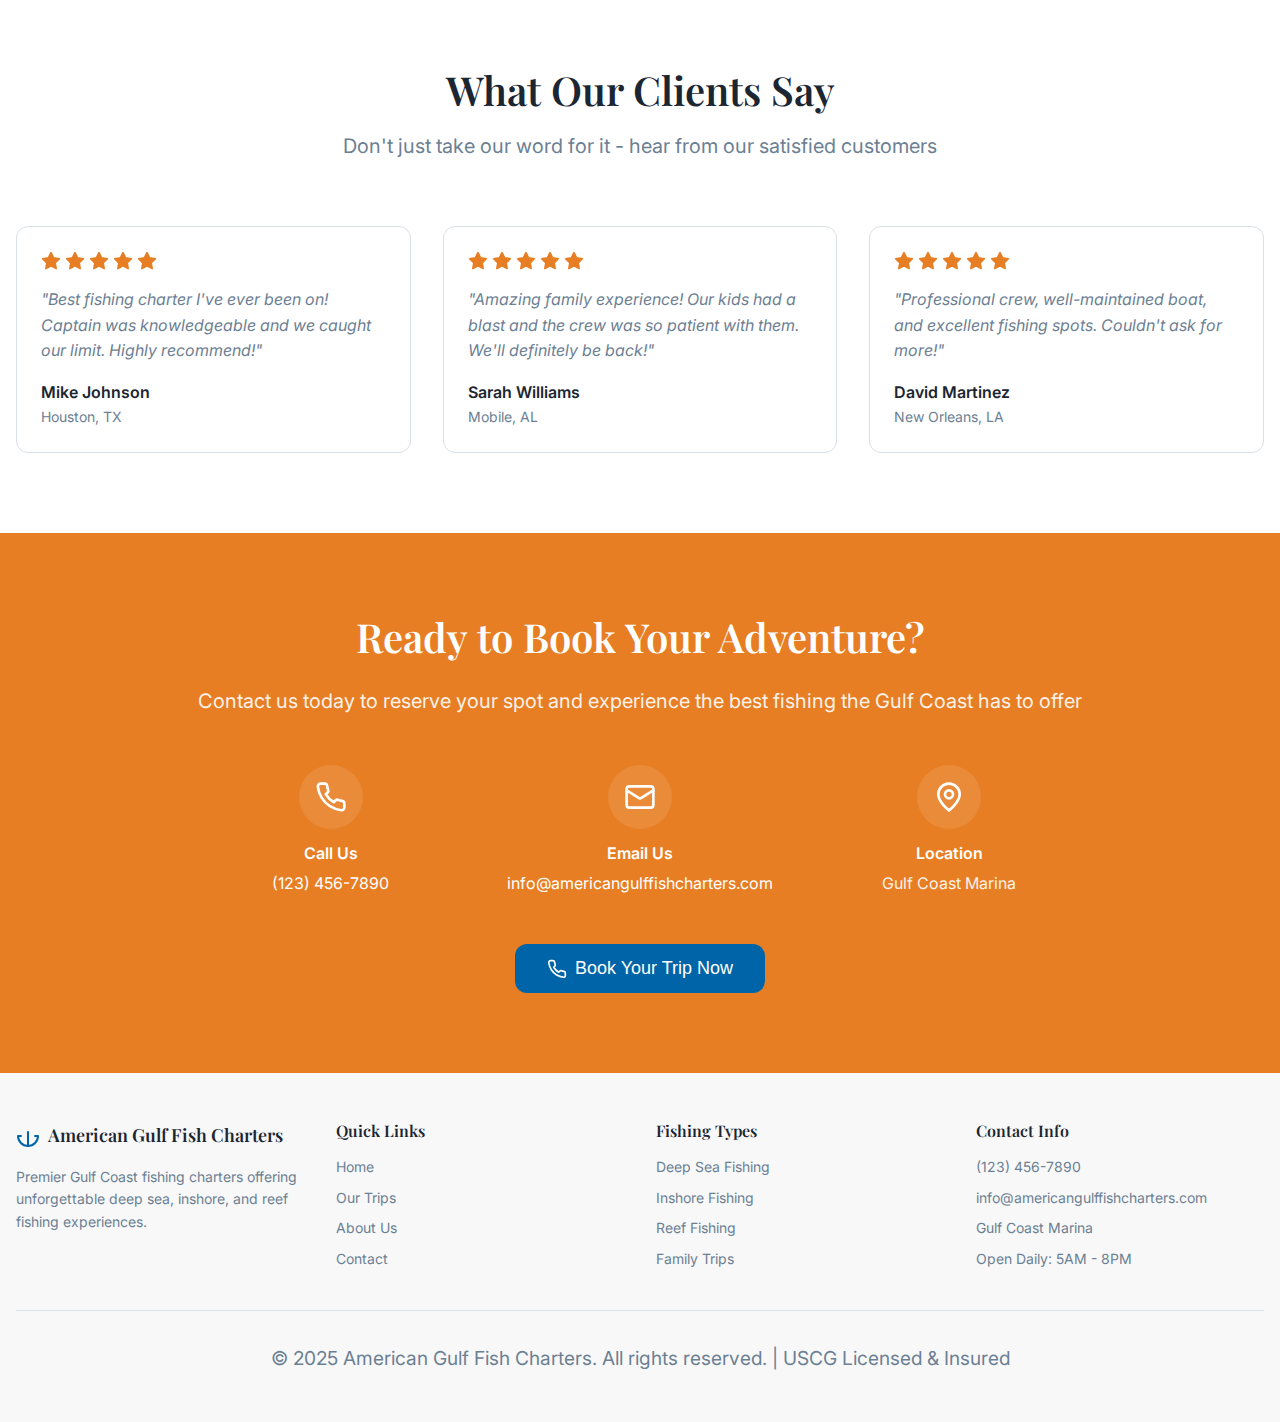
<file: index-static.html>
<!DOCTYPE html>
<html lang="en">
<head>
  <meta charset="UTF-8">
  <meta name="viewport" content="width=device-width, initial-scale=1.0">
  <meta name="description" content="Experience premier Gulf Coast fishing with American Gulf Fish Charters. Professional deep sea, inshore, and reef fishing trips with expert USCG licensed captains.">
  <title>American Gulf Fish Charters - Premier Gulf Coast Fishing Trips</title>
  <link rel="preconnect" href="https://fonts.googleapis.com">
  <link rel="preconnect" href="https://fonts.gstatic.com" crossorigin>
  <link href="https://fonts.googleapis.com/css2?family=Inter:wght@400;500;600;700&family=Playfair+Display:wght@600;700;800&display=swap" rel="stylesheet">
  <link rel="stylesheet" href="styles-static.css">
</head>
<body>
  <!-- Navigation -->
  <nav id="navbar" class="navbar">
    <div class="container">
      <div class="nav-content">
        <a href="#home" class="logo">
          <div class="logo-icon">
            <svg xmlns="http://www.w3.org/2000/svg" width="24" height="24" viewBox="0 0 24 24" fill="none" stroke="currentColor" stroke-width="2" stroke-linecap="round" stroke-linejoin="round"><path d="M12 22V8"/><path d="M5 12H2a10 10 0 0 0 20 0h-3"/></svg>
          </div>
          <span class="logo-text">American Gulf Fish Charters</span>
        </a>

        <div class="nav-links desktop-nav">
          <a href="#home">Home</a>
          <a href="#trips">Trips</a>
          <a href="#about">About</a>
          <a href="#gallery">Gallery</a>
          <a href="#contact">Contact</a>
          <button class="btn btn-primary">
            <svg xmlns="http://www.w3.org/2000/svg" width="16" height="16" viewBox="0 0 24 24" fill="none" stroke="currentColor" stroke-width="2" stroke-linecap="round" stroke-linejoin="round"><path d="M22 16.92v3a2 2 0 0 1-2.18 2 19.79 19.79 0 0 1-8.63-3.07 19.5 19.5 0 0 1-6-6 19.79 19.79 0 0 1-3.07-8.67A2 2 0 0 1 4.11 2h3a2 2 0 0 1 2 1.72 12.84 12.84 0 0 0 .7 2.81 2 2 0 0 1-.45 2.11L8.09 9.91a16 16 0 0 0 6 6l1.27-1.27a2 2 0 0 1 2.11-.45 12.84 12.84 0 0 0 2.81.7A2 2 0 0 1 22 16.92z"/></svg>
            Book Now
          </button>
        </div>

        <button class="mobile-menu-btn" id="mobileMenuBtn" aria-label="Toggle menu">
          <svg class="menu-icon" xmlns="http://www.w3.org/2000/svg" width="24" height="24" viewBox="0 0 24 24" fill="none" stroke="currentColor" stroke-width="2" stroke-linecap="round" stroke-linejoin="round"><line x1="3" y1="12" x2="21" y2="12"/><line x1="3" y1="6" x2="21" y2="6"/><line x1="3" y1="18" x2="21" y2="18"/></svg>
          <svg class="close-icon hidden" xmlns="http://www.w3.org/2000/svg" width="24" height="24" viewBox="0 0 24 24" fill="none" stroke="currentColor" stroke-width="2" stroke-linecap="round" stroke-linejoin="round"><line x1="18" y1="6" x2="6" y2="18"/><line x1="6" y1="6" x2="18" y2="18"/></svg>
        </button>
      </div>

      <div class="mobile-menu hidden" id="mobileMenu">
        <a href="#home" class="mobile-nav-link">Home</a>
        <a href="#trips" class="mobile-nav-link">Trips</a>
        <a href="#about" class="mobile-nav-link">About</a>
        <a href="#gallery" class="mobile-nav-link">Gallery</a>
        <a href="#contact" class="mobile-nav-link">Contact</a>
        <button class="btn btn-primary mobile-btn">
          <svg xmlns="http://www.w3.org/2000/svg" width="16" height="16" viewBox="0 0 24 24" fill="none" stroke="currentColor" stroke-width="2" stroke-linecap="round" stroke-linejoin="round"><path d="M22 16.92v3a2 2 0 0 1-2.18 2 19.79 19.79 0 0 1-8.63-3.07 19.5 19.5 0 0 1-6-6 19.79 19.79 0 0 1-3.07-8.67A2 2 0 0 1 4.11 2h3a2 2 0 0 1 2 1.72 12.84 12.84 0 0 0 .7 2.81 2 2 0 0 1-.45 2.11L8.09 9.91a16 16 0 0 0 6 6l1.27-1.27a2 2 0 0 1 2.11-.45 12.84 12.84 0 0 0 2.81.7A2 2 0 0 1 22 16.92z"/></svg>
          Book Now
        </button>
      </div>
    </div>
  </nav>

  <!-- Hero Section -->
  <section id="home" class="hero">
    <div class="hero-image" style="background-image: url('assets/hero-fishing.jpg')">
      <div class="hero-overlay"></div>
    </div>
    <div class="hero-content">
      <h1 class="hero-title">Experience Premier Gulf Coast Fishing</h1>
      <p class="hero-description">
        Professional charter fishing trips on the beautiful Gulf of Mexico. 
        Create unforgettable memories with expert captains and pristine waters.
      </p>
      <div class="hero-buttons">
        <button class="btn btn-primary btn-lg">
          <svg xmlns="http://www.w3.org/2000/svg" width="20" height="20" viewBox="0 0 24 24" fill="none" stroke="currentColor" stroke-width="2" stroke-linecap="round" stroke-linejoin="round"><path d="M22 16.92v3a2 2 0 0 1-2.18 2 19.79 19.79 0 0 1-8.63-3.07 19.5 19.5 0 0 1-6-6 19.79 19.79 0 0 1-3.07-8.67A2 2 0 0 1 4.11 2h3a2 2 0 0 1 2 1.72 12.84 12.84 0 0 0 .7 2.81 2 2 0 0 1-.45 2.11L8.09 9.91a16 16 0 0 0 6 6l1.27-1.27a2 2 0 0 1 2.11-.45 12.84 12.84 0 0 0 2.81.7A2 2 0 0 1 22 16.92z"/></svg>
          Book Your Trip
        </button>
        <button class="btn btn-outline btn-lg">View Packages</button>
      </div>
    </div>
    <div class="scroll-indicator">
      <svg class="wave-animation" xmlns="http://www.w3.org/2000/svg" width="32" height="32" viewBox="0 0 24 24" fill="none" stroke="currentColor" stroke-width="2" stroke-linecap="round" stroke-linejoin="round"><path d="M2 6c.6.5 1.2 1 2.5 1C7 7 7 5 9.5 5c2.6 0 2.4 2 5 2 2.5 0 2.5-2 5-2 1.3 0 1.9.5 2.5 1"/><path d="M2 12c.6.5 1.2 1 2.5 1 2.5 0 2.5-2 5-2 2.6 0 2.4 2 5 2 2.5 0 2.5-2 5-2 1.3 0 1.9.5 2.5 1"/><path d="M2 18c.6.5 1.2 1 2.5 1 2.5 0 2.5-2 5-2 2.6 0 2.4 2 5 2 2.5 0 2.5-2 5-2 1.3 0 1.9.5 2.5 1"/></svg>
    </div>
  </section>

  <!-- Why Choose Us Section -->
  <section class="section section-muted">
    <div class="container">
      <div class="section-header">
        <h2 class="section-title">Why Fish With Us?</h2>
        <p class="section-description">Over 20 years of experience providing unforgettable fishing adventures on the Gulf Coast</p>
      </div>

      <div class="feature-grid">
        <div class="feature-card">
          <div class="feature-icon feature-icon-primary">
            <svg xmlns="http://www.w3.org/2000/svg" width="32" height="32" viewBox="0 0 24 24" fill="none" stroke="currentColor" stroke-width="2" stroke-linecap="round" stroke-linejoin="round"><path d="M6.5 12c.94-3.46 4.94-6 8.5-6 3.56 0 6.06 2.54 7 6-.94 3.47-3.44 6-7 6s-7.56-2.53-8.5-6Z"/><path d="M18 12v.5"/><path d="M16 17.93a9.77 9.77 0 0 1 0-11.86"/><path d="M7 10.67C7 8 5.58 5.97 2.73 5.5c-1 1.5-1 5 .23 6.5-1.24 1.5-1.24 5-.23 6.5C5.58 18.03 7 16 7 13.33"/><path d="M10.46 7.26C10.2 5.88 9.17 4.24 8 3h5.8a2 2 0 0 1 1.98 1.67l.23 1.4"/><path d="m16.01 17.93-.23 1.4A2 2 0 0 1 13.8 21H9.5a5.96 5.96 0 0 0 1.49-3.98"/></svg>
          </div>
          <h3 class="feature-title">Expert Captains</h3>
          <p class="feature-description">USCG licensed captains with decades of local fishing knowledge and proven track records</p>
        </div>

        <div class="feature-card">
          <div class="feature-icon feature-icon-secondary">
            <svg xmlns="http://www.w3.org/2000/svg" width="32" height="32" viewBox="0 0 24 24" fill="none" stroke="currentColor" stroke-width="2" stroke-linecap="round" stroke-linejoin="round"><path d="M12 22V8"/><path d="M5 12H2a10 10 0 0 0 20 0h-3"/></svg>
          </div>
          <h3 class="feature-title">Premium Equipment</h3>
          <p class="feature-description">Well-maintained boats with top-of-the-line fishing gear, safety equipment, and amenities</p>
        </div>

        <div class="feature-card">
          <div class="feature-icon feature-icon-accent">
            <svg xmlns="http://www.w3.org/2000/svg" width="32" height="32" viewBox="0 0 24 24" fill="none" stroke="currentColor" stroke-width="2" stroke-linecap="round" stroke-linejoin="round"><polygon points="12 2 15.09 8.26 22 9.27 17 14.14 18.18 21.02 12 17.77 5.82 21.02 7 14.14 2 9.27 8.91 8.26 12 2"/></svg>
          </div>
          <h3 class="feature-title">100% Satisfaction</h3>
          <p class="feature-description">Consistently 5-star reviews and repeat customers who trust us for their fishing adventures</p>
        </div>
      </div>
    </div>
  </section>

  <!-- Trips Section -->
  <section id="trips" class="section">
    <div class="container">
      <div class="section-header">
        <h2 class="section-title">Our Fishing Trips</h2>
        <p class="section-description">Choose from our selection of professional fishing charters tailored to your preferences</p>
      </div>

      <div class="trips-grid">
        <!-- Deep Sea Fishing -->
        <div class="trip-card">
          <div class="trip-image" style="background-image: url('./assets/fish-catch.jpg')">
            <div class="trip-image-overlay"></div>
          </div>
          <div class="trip-content">
            <h3 class="trip-title">Deep Sea Fishing</h3>
            <p class="trip-description">Experience the thrill of offshore fishing in the Gulf of Mexico. Target big game fish like marlin, tuna, and mahi-mahi.</p>
            
            <div class="trip-info">
              <div class="trip-info-item">
                <svg xmlns="http://www.w3.org/2000/svg" width="16" height="16" viewBox="0 0 24 24" fill="none" stroke="currentColor" stroke-width="2" stroke-linecap="round" stroke-linejoin="round"><circle cx="12" cy="12" r="10"/><polyline points="12 6 12 12 16 14"/></svg>
                <span>8-10 hours</span>
              </div>
              <div class="trip-info-item">
                <svg xmlns="http://www.w3.org/2000/svg" width="16" height="16" viewBox="0 0 24 24" fill="none" stroke="currentColor" stroke-width="2" stroke-linecap="round" stroke-linejoin="round"><path d="M16 21v-2a4 4 0 0 0-4-4H6a4 4 0 0 0-4 4v2"/><circle cx="9" cy="7" r="4"/><path d="M22 21v-2a4 4 0 0 0-3-3.87"/><path d="M16 3.13a4 4 0 0 1 0 7.75"/></svg>
                <span>Up to 6 people</span>
              </div>
            </div>

            <div class="trip-highlights">
              <h4 class="trip-highlights-title">
                <svg xmlns="http://www.w3.org/2000/svg" width="16" height="16" viewBox="0 0 24 24" fill="none" stroke="currentColor" stroke-width="2" stroke-linecap="round" stroke-linejoin="round"><circle cx="12" cy="8" r="6"/><path d="M15.477 12.89 17 22l-5-3-5 3 1.523-9.11"/></svg>
                Highlights
              </h4>
              <ul class="trip-highlights-list">
                <li>• All equipment provided</li>
                <li>• Experienced captain & crew</li>
                <li>• Fish cleaning included</li>
                <li>• Ice & coolers provided</li>
              </ul>
            </div>

            <button class="btn btn-primary btn-full">Book This Trip</button>
          </div>
        </div>

        <!-- Inshore Fishing -->
        <div class="trip-card">
          <div class="trip-image" style="background-image: url('./assets/family-fishing.jpg')">
            <div class="trip-image-overlay"></div>
          </div>
          <div class="trip-content">
            <h3 class="trip-title">Inshore Fishing</h3>
            <p class="trip-description">Perfect for families! Fish the coastal waters for redfish, speckled trout, and flounder in the beautiful Gulf bays.</p>
            
            <div class="trip-info">
              <div class="trip-info-item">
                <svg xmlns="http://www.w3.org/2000/svg" width="16" height="16" viewBox="0 0 24 24" fill="none" stroke="currentColor" stroke-width="2" stroke-linecap="round" stroke-linejoin="round"><circle cx="12" cy="12" r="10"/><polyline points="12 6 12 12 16 14"/></svg>
                <span>4-6 hours</span>
              </div>
              <div class="trip-info-item">
                <svg xmlns="http://www.w3.org/2000/svg" width="16" height="16" viewBox="0 0 24 24" fill="none" stroke="currentColor" stroke-width="2" stroke-linecap="round" stroke-linejoin="round"><path d="M16 21v-2a4 4 0 0 0-4-4H6a4 4 0 0 0-4 4v2"/><circle cx="9" cy="7" r="4"/><path d="M22 21v-2a4 4 0 0 0-3-3.87"/><path d="M16 3.13a4 4 0 0 1 0 7.75"/></svg>
                <span>Up to 4 people</span>
              </div>
            </div>

            <div class="trip-highlights">
              <h4 class="trip-highlights-title">
                <svg xmlns="http://www.w3.org/2000/svg" width="16" height="16" viewBox="0 0 24 24" fill="none" stroke="currentColor" stroke-width="2" stroke-linecap="round" stroke-linejoin="round"><circle cx="12" cy="8" r="6"/><path d="M15.477 12.89 17 22l-5-3-5 3 1.523-9.11"/></svg>
                Highlights
              </h4>
              <ul class="trip-highlights-list">
                <li>• Family-friendly</li>
                <li>• Calm protected waters</li>
                <li>• Kid-friendly equipment</li>
                <li>• Scenic coastal views</li>
              </ul>
            </div>

            <button class="btn btn-primary btn-full">Book This Trip</button>
          </div>
        </div>

        <!-- Reef Fishing -->
        <div class="trip-card">
          <div class="trip-image" style="background-image: url('./assets/boat-dock.jpg')">
            <div class="trip-image-overlay"></div>
          </div>
          <div class="trip-content">
            <h3 class="trip-title">Reef Fishing</h3>
            <p class="trip-description">Explore artificial reefs teeming with snapper, grouper, and amberjack. Great for anglers of all skill levels.</p>
            
            <div class="trip-info">
              <div class="trip-info-item">
                <svg xmlns="http://www.w3.org/2000/svg" width="16" height="16" viewBox="0 0 24 24" fill="none" stroke="currentColor" stroke-width="2" stroke-linecap="round" stroke-linejoin="round"><circle cx="12" cy="12" r="10"/><polyline points="12 6 12 12 16 14"/></svg>
                <span>6-8 hours</span>
              </div>
              <div class="trip-info-item">
                <svg xmlns="http://www.w3.org/2000/svg" width="16" height="16" viewBox="0 0 24 24" fill="none" stroke="currentColor" stroke-width="2" stroke-linecap="round" stroke-linejoin="round"><path d="M16 21v-2a4 4 0 0 0-4-4H6a4 4 0 0 0-4 4v2"/><circle cx="9" cy="7" r="4"/><path d="M22 21v-2a4 4 0 0 0-3-3.87"/><path d="M16 3.13a4 4 0 0 1 0 7.75"/></svg>
                <span>Up to 6 people</span>
              </div>
            </div>

            <div class="trip-highlights">
              <h4 class="trip-highlights-title">
                <svg xmlns="http://www.w3.org/2000/svg" width="16" height="16" viewBox="0 0 24 24" fill="none" stroke="currentColor" stroke-width="2" stroke-linecap="round" stroke-linejoin="round"><circle cx="12" cy="8" r="6"/><path d="M15.477 12.89 17 22l-5-3-5 3 1.523-9.11"/></svg>
                Highlights
              </h4>
              <ul class="trip-highlights-list">
                <li>• Multiple reef locations</li>
                <li>• High success rate</li>
                <li>• Bottom & trolling</li>
                <li>• Photography opportunities</li>
              </ul>
            </div>

            <button class="btn btn-primary btn-full">Book This Trip</button>
          </div>
        </div>
      </div>
    </div>
  </section>

  <!-- About Section -->
  <section id="about" class="section section-muted">
    <div class="container">
      <div class="about-grid">
        <div class="about-content">
          <h2 class="about-title">Your Professional Gulf Coast Fishing Guides</h2>
          <p class="about-text">
            With over 20 years of experience navigating the Gulf Coast waters, our team of USCG licensed captains knows exactly where to find the best fishing spots and how to make your trip unforgettable.
          </p>
          <p class="about-text">
            We're passionate about fishing and dedicated to providing safe, enjoyable, and productive fishing experiences for anglers of all skill levels. Whether you're a seasoned pro or taking your first cast, we'll ensure you have the trip of a lifetime.
          </p>
          <div class="about-stats">
            <div class="stat-item">
              <div class="stat-badge stat-badge-primary">
                <span class="stat-value">20+</span>
              </div>
              <span class="stat-label">Years Experience</span>
            </div>
            <div class="stat-item">
              <div class="stat-badge stat-badge-secondary">
                <span class="stat-value">5K+</span>
              </div>
              <span class="stat-label">Happy Clients</span>
            </div>
            <div class="stat-item">
              <div class="stat-badge stat-badge-accent">
                <span class="stat-value">100%</span>
              </div>
              <span class="stat-label">USCG Licensed</span>
            </div>
          </div>
        </div>
        <div class="about-image">
          <img src="./assets/boat-dock.jpg" alt="Professional Gulf Coast fishing charter boat and captain at marina">
        </div>
      </div>
    </div>
  </section>

  <!-- Testimonials Section -->
  <section id="gallery" class="section">
    <div class="container">
      <div class="section-header">
        <h2 class="section-title">What Our Clients Say</h2>
        <p class="section-description">Don't just take our word for it - hear from our satisfied customers</p>
      </div>

      <div class="testimonials-grid">
        <div class="testimonial-card">
          <div class="testimonial-stars">
            <svg xmlns="http://www.w3.org/2000/svg" width="20" height="20" viewBox="0 0 24 24" fill="currentColor" stroke="currentColor" stroke-width="2" stroke-linecap="round" stroke-linejoin="round"><polygon points="12 2 15.09 8.26 22 9.27 17 14.14 18.18 21.02 12 17.77 5.82 21.02 7 14.14 2 9.27 8.91 8.26 12 2"/></svg>
            <svg xmlns="http://www.w3.org/2000/svg" width="20" height="20" viewBox="0 0 24 24" fill="currentColor" stroke="currentColor" stroke-width="2" stroke-linecap="round" stroke-linejoin="round"><polygon points="12 2 15.09 8.26 22 9.27 17 14.14 18.18 21.02 12 17.77 5.82 21.02 7 14.14 2 9.27 8.91 8.26 12 2"/></svg>
            <svg xmlns="http://www.w3.org/2000/svg" width="20" height="20" viewBox="0 0 24 24" fill="currentColor" stroke="currentColor" stroke-width="2" stroke-linecap="round" stroke-linejoin="round"><polygon points="12 2 15.09 8.26 22 9.27 17 14.14 18.18 21.02 12 17.77 5.82 21.02 7 14.14 2 9.27 8.91 8.26 12 2"/></svg>
            <svg xmlns="http://www.w3.org/2000/svg" width="20" height="20" viewBox="0 0 24 24" fill="currentColor" stroke="currentColor" stroke-width="2" stroke-linecap="round" stroke-linejoin="round"><polygon points="12 2 15.09 8.26 22 9.27 17 14.14 18.18 21.02 12 17.77 5.82 21.02 7 14.14 2 9.27 8.91 8.26 12 2"/></svg>
            <svg xmlns="http://www.w3.org/2000/svg" width="20" height="20" viewBox="0 0 24 24" fill="currentColor" stroke="currentColor" stroke-width="2" stroke-linecap="round" stroke-linejoin="round"><polygon points="12 2 15.09 8.26 22 9.27 17 14.14 18.18 21.02 12 17.77 5.82 21.02 7 14.14 2 9.27 8.91 8.26 12 2"/></svg>
          </div>
          <p class="testimonial-text">"Best fishing charter I've ever been on! Captain was knowledgeable and we caught our limit. Highly recommend!"</p>
          <div class="testimonial-author">
            <p class="author-name">Mike Johnson</p>
            <p class="author-location">Houston, TX</p>
          </div>
        </div>

        <div class="testimonial-card">
          <div class="testimonial-stars">
            <svg xmlns="http://www.w3.org/2000/svg" width="20" height="20" viewBox="0 0 24 24" fill="currentColor" stroke="currentColor" stroke-width="2" stroke-linecap="round" stroke-linejoin="round"><polygon points="12 2 15.09 8.26 22 9.27 17 14.14 18.18 21.02 12 17.77 5.82 21.02 7 14.14 2 9.27 8.91 8.26 12 2"/></svg>
            <svg xmlns="http://www.w3.org/2000/svg" width="20" height="20" viewBox="0 0 24 24" fill="currentColor" stroke="currentColor" stroke-width="2" stroke-linecap="round" stroke-linejoin="round"><polygon points="12 2 15.09 8.26 22 9.27 17 14.14 18.18 21.02 12 17.77 5.82 21.02 7 14.14 2 9.27 8.91 8.26 12 2"/></svg>
            <svg xmlns="http://www.w3.org/2000/svg" width="20" height="20" viewBox="0 0 24 24" fill="currentColor" stroke="currentColor" stroke-width="2" stroke-linecap="round" stroke-linejoin="round"><polygon points="12 2 15.09 8.26 22 9.27 17 14.14 18.18 21.02 12 17.77 5.82 21.02 7 14.14 2 9.27 8.91 8.26 12 2"/></svg>
            <svg xmlns="http://www.w3.org/2000/svg" width="20" height="20" viewBox="0 0 24 24" fill="currentColor" stroke="currentColor" stroke-width="2" stroke-linecap="round" stroke-linejoin="round"><polygon points="12 2 15.09 8.26 22 9.27 17 14.14 18.18 21.02 12 17.77 5.82 21.02 7 14.14 2 9.27 8.91 8.26 12 2"/></svg>
            <svg xmlns="http://www.w3.org/2000/svg" width="20" height="20" viewBox="0 0 24 24" fill="currentColor" stroke="currentColor" stroke-width="2" stroke-linecap="round" stroke-linejoin="round"><polygon points="12 2 15.09 8.26 22 9.27 17 14.14 18.18 21.02 12 17.77 5.82 21.02 7 14.14 2 9.27 8.91 8.26 12 2"/></svg>
          </div>
          <p class="testimonial-text">"Amazing family experience! Our kids had a blast and the crew was so patient with them. We'll definitely be back!"</p>
          <div class="testimonial-author">
            <p class="author-name">Sarah Williams</p>
            <p class="author-location">Mobile, AL</p>
          </div>
        </div>

        <div class="testimonial-card">
          <div class="testimonial-stars">
            <svg xmlns="http://www.w3.org/2000/svg" width="20" height="20" viewBox="0 0 24 24" fill="currentColor" stroke="currentColor" stroke-width="2" stroke-linecap="round" stroke-linejoin="round"><polygon points="12 2 15.09 8.26 22 9.27 17 14.14 18.18 21.02 12 17.77 5.82 21.02 7 14.14 2 9.27 8.91 8.26 12 2"/></svg>
            <svg xmlns="http://www.w3.org/2000/svg" width="20" height="20" viewBox="0 0 24 24" fill="currentColor" stroke="currentColor" stroke-width="2" stroke-linecap="round" stroke-linejoin="round"><polygon points="12 2 15.09 8.26 22 9.27 17 14.14 18.18 21.02 12 17.77 5.82 21.02 7 14.14 2 9.27 8.91 8.26 12 2"/></svg>
            <svg xmlns="http://www.w3.org/2000/svg" width="20" height="20" viewBox="0 0 24 24" fill="currentColor" stroke="currentColor" stroke-width="2" stroke-linecap="round" stroke-linejoin="round"><polygon points="12 2 15.09 8.26 22 9.27 17 14.14 18.18 21.02 12 17.77 5.82 21.02 7 14.14 2 9.27 8.91 8.26 12 2"/></svg>
            <svg xmlns="http://www.w3.org/2000/svg" width="20" height="20" viewBox="0 0 24 24" fill="currentColor" stroke="currentColor" stroke-width="2" stroke-linecap="round" stroke-linejoin="round"><polygon points="12 2 15.09 8.26 22 9.27 17 14.14 18.18 21.02 12 17.77 5.82 21.02 7 14.14 2 9.27 8.91 8.26 12 2"/></svg>
            <svg xmlns="http://www.w3.org/2000/svg" width="20" height="20" viewBox="0 0 24 24" fill="currentColor" stroke="currentColor" stroke-width="2" stroke-linecap="round" stroke-linejoin="round"><polygon points="12 2 15.09 8.26 22 9.27 17 14.14 18.18 21.02 12 17.77 5.82 21.02 7 14.14 2 9.27 8.91 8.26 12 2"/></svg>
          </div>
          <p class="testimonial-text">"Professional crew, well-maintained boat, and excellent fishing spots. Couldn't ask for more!"</p>
          <div class="testimonial-author">
            <p class="author-name">David Martinez</p>
            <p class="author-location">New Orleans, LA</p>
          </div>
        </div>
      </div>
    </div>
  </section>

  <!-- Contact Section -->
  <section id="contact" class="section contact-section">
    <div class="container">
      <div class="contact-content">
        <h2 class="contact-title">Ready to Book Your Adventure?</h2>
        <p class="contact-description">Contact us today to reserve your spot and experience the best fishing the Gulf Coast has to offer</p>

        <div class="contact-info-grid">
          <div class="contact-info-item">
            <div class="contact-icon">
              <svg xmlns="http://www.w3.org/2000/svg" width="32" height="32" viewBox="0 0 24 24" fill="none" stroke="currentColor" stroke-width="2" stroke-linecap="round" stroke-linejoin="round"><path d="M22 16.92v3a2 2 0 0 1-2.18 2 19.79 19.79 0 0 1-8.63-3.07 19.5 19.5 0 0 1-6-6 19.79 19.79 0 0 1-3.07-8.67A2 2 0 0 1 4.11 2h3a2 2 0 0 1 2 1.72 12.84 12.84 0 0 0 .7 2.81 2 2 0 0 1-.45 2.11L8.09 9.91a16 16 0 0 0 6 6l1.27-1.27a2 2 0 0 1 2.11-.45 12.84 12.84 0 0 0 2.81.7A2 2 0 0 1 22 16.92z"/></svg>
            </div>
            <div>
              <p class="contact-label">Call Us</p>
              <a href="tel:+1234567890" class="contact-link">(123) 456-7890</a>
            </div>
          </div>

          <div class="contact-info-item">
            <div class="contact-icon">
              <svg xmlns="http://www.w3.org/2000/svg" width="32" height="32" viewBox="0 0 24 24" fill="none" stroke="currentColor" stroke-width="2" stroke-linecap="round" stroke-linejoin="round"><rect width="20" height="16" x="2" y="4" rx="2"/><path d="m22 7-8.97 5.7a1.94 1.94 0 0 1-2.06 0L2 7"/></svg>
            </div>
            <div>
              <p class="contact-label">Email Us</p>
              <a href="mailto:info@americangulffishcharters.com" class="contact-link">info@americangulffishcharters.com</a>
            </div>
          </div>

          <div class="contact-info-item">
            <div class="contact-icon">
              <svg xmlns="http://www.w3.org/2000/svg" width="32" height="32" viewBox="0 0 24 24" fill="none" stroke="currentColor" stroke-width="2" stroke-linecap="round" stroke-linejoin="round"><path d="M20 10c0 6-8 12-8 12s-8-6-8-12a8 8 0 0 1 16 0Z"/><circle cx="12" cy="10" r="3"/></svg>
            </div>
            <div>
              <p class="contact-label">Location</p>
              <p class="contact-text">Gulf Coast Marina</p>
            </div>
          </div>
        </div>

        <button class="btn btn-secondary btn-lg">
          <svg xmlns="http://www.w3.org/2000/svg" width="20" height="20" viewBox="0 0 24 24" fill="none" stroke="currentColor" stroke-width="2" stroke-linecap="round" stroke-linejoin="round"><path d="M22 16.92v3a2 2 0 0 1-2.18 2 19.79 19.79 0 0 1-8.63-3.07 19.5 19.5 0 0 1-6-6 19.79 19.79 0 0 1-3.07-8.67A2 2 0 0 1 4.11 2h3a2 2 0 0 1 2 1.72 12.84 12.84 0 0 0 .7 2.81 2 2 0 0 1-.45 2.11L8.09 9.91a16 16 0 0 0 6 6l1.27-1.27a2 2 0 0 1 2.11-.45 12.84 12.84 0 0 0 2.81.7A2 2 0 0 1 22 16.92z"/></svg>
          Book Your Trip Now
        </button>
      </div>
    </div>
  </section>

  <!-- Footer -->
  <footer class="footer">
    <div class="container">
      <div class="footer-grid">
        <div class="footer-column">
          <div class="footer-logo">
            <svg xmlns="http://www.w3.org/2000/svg" width="24" height="24" viewBox="0 0 24 24" fill="none" stroke="currentColor" stroke-width="2" stroke-linecap="round" stroke-linejoin="round"><path d="M12 22V8"/><path d="M5 12H2a10 10 0 0 0 20 0h-3"/></svg>
            <span>American Gulf Fish Charters</span>
          </div>
          <p class="footer-description">Premier Gulf Coast fishing charters offering unforgettable deep sea, inshore, and reef fishing experiences.</p>
        </div>

        <div class="footer-column">
          <h4 class="footer-heading">Quick Links</h4>
          <ul class="footer-links">
            <li><a href="#home">Home</a></li>
            <li><a href="#trips">Our Trips</a></li>
            <li><a href="#about">About Us</a></li>
            <li><a href="#contact">Contact</a></li>
          </ul>
        </div>

        <div class="footer-column">
          <h4 class="footer-heading">Fishing Types</h4>
          <ul class="footer-links">
            <li>Deep Sea Fishing</li>
            <li>Inshore Fishing</li>
            <li>Reef Fishing</li>
            <li>Family Trips</li>
          </ul>
        </div>

        <div class="footer-column">
          <h4 class="footer-heading">Contact Info</h4>
          <ul class="footer-links">
            <li>(123) 456-7890</li>
            <li>info@americangulffishcharters.com</li>
            <li>Gulf Coast Marina</li>
            <li>Open Daily: 5AM - 8PM</li>
          </ul>
        </div>
      </div>

      <div class="footer-bottom">
        <p>&copy; 2025 American Gulf Fish Charters. All rights reserved. | USCG Licensed & Insured</p>
      </div>
    </div>
  </footer>

  <script src="script-static.js"></script>
</body>
</html>
</file>
<file: style.css>
/* Reset & Base Styles */
* {
  margin: 0;
  padding: 0;
  box-sizing: border-box;
}

:root {
  /* Colors - HSL format */
  --background: hsl(0, 0%, 100%);
  --foreground: hsl(210, 30%, 15%);
  --primary: hsl(204, 100%, 33%);
  --primary-foreground: hsl(0, 0%, 100%);
  --secondary: hsl(28, 80%, 52%);
  --secondary-foreground: hsl(0, 0%, 100%);
  --accent: hsl(204, 87%, 53%);
  --muted: hsl(210, 40%, 96%);
  --muted-foreground: hsl(210, 15%, 50%);
  --border: hsl(210, 20%, 88%);
  
  /* Typography */
  --font-display: 'Playfair Display', serif;
  --font-body: 'Inter', sans-serif;
  
  /* Spacing */
  --container-padding: 1rem;
  --max-width: 1280px;
  
  /* Border Radius */
  --radius: 0.75rem;
  
  /* Transitions */
  --transition-smooth: all 0.4s cubic-bezier(0.4, 0, 0.2, 1);
}

body {
  font-family: var(--font-body);
  background-color: var(--background);
  color: var(--foreground);
  line-height: 1.6;
  overflow-x: hidden;
}

h1, h2, h3, h4, h5, h6 {
  font-family: var(--font-display);
  font-weight: 600;
  line-height: 1.2;
}

a {
  text-decoration: none;
  color: inherit;
}

img {
  max-width: 100%;
  height: auto;
  display: block;
}

/* Container */
.container {
  max-width: var(--max-width);
  margin: 0 auto;
  padding: 0 var(--container-padding);
}

/* Navigation */
.navbar {
  position: fixed;
  top: 0;
  left: 0;
  right: 0;
  z-index: 1000;
  transition: var(--transition-smooth);
}

.navbar.scrolled {
  background-color: var(--secondary);
  backdrop-filter: blur(20px);
  box-shadow: 0 2px 20px rgba(0, 0, 0, 0.1);
}

.nav-content {
  display: flex;
  align-items: center;
  justify-content: space-between;
  height: 80px;

}

.logo {
  display: flex;
  align-items: center;
  gap: 0.5rem;
  transition: transform 0.3s;
}

.logo:hover {
  transform: scale(1.05);
}

.logo-icon {
  background-color: var(--primary);
  border-radius: 50%;
  padding: 0.5rem;
  display: flex;
  align-items: center;
  justify-content: center;
  color: var(--primary-foreground);
  transition: transform 0.3s;
}

.logo:hover .logo-icon {
  transform: scale(1.1);
}

.logo-text {
  font-family: var(--font-display);
  font-size: 1.25rem;
  font-weight: 600;
  color: white;
}

.nav-links {
  display: flex;
  align-items: center;
  gap: 2rem;
}

.nav-links a {
  font-weight: 500;
  transition: color 0.3s;
  color: white;
}

.nav-links a:hover {
  /*color: var(--primary);*/
  color: black;
}

.mobile-menu-btn {
  display: none;
  background: none;
  border: none;
  cursor: pointer;
  padding: 0.5rem;
}

.mobile-menu {
  display: flex;
  flex-direction: column;
  gap: 1rem;
  padding: 1rem 0;
  border-top: 1px solid var(--border);
}

.mobile-nav-link {
  padding: 0.5rem 0;
  font-weight: 500;
  transition: color 0.3s;
}

.mobile-nav-link:hover {
  color: var(--primary);
}

/* Buttons */
.btn {
  display: inline-flex;
  align-items: center;
  justify-content: center;
  gap: 0.5rem;
  padding: 0.625rem 1.5rem;
  font-size: 0.875rem;
  font-weight: 500;
  border-radius: var(--radius);
  border: none;
  cursor: pointer;
  transition: var(--transition-smooth);
  text-align: center;
}

.btn svg {
  flex-shrink: 0;
}

.btn-primary {
  background-color: var(--primary);
  color: var(--primary-foreground);
}

.btn-primary:hover {
  background-color: hsl(204, 100%, 28%);
  transform: translateY(-2px);
  box-shadow: 0 8px 20px hsla(204, 100%, 33%, 0.3);
}

.btn-secondary {
  background-color: var(--primary);
  color: var(--secondary-foreground);
}

.btn-secondary:hover {
  background-color: hsl(28, 80%, 47%);
  transform: translateY(-2px);
  box-shadow: 0 8px 20px hsla(28, 80%, 52%, 0.3);
}

.btn-outline {
  background-color: rgba(255, 255, 255, 0.1);
  border: 1px solid rgba(255, 255, 255, 0.3);
  color: white;
  backdrop-filter: blur(8px);
}

.btn-outline:hover {
  background-color: rgba(255, 255, 255, 0.2);
}

.btn-lg {
  padding: 0.875rem 2rem;
  font-size: 1.125rem;
}

.btn-full {
  width: 100%;
}

.mobile-btn {
  margin-top: 0.5rem;
}

/* Hero Section */
.hero {
  position: relative;
  height: 100vh;
  display: flex;
  align-items: center;
  justify-content: center;
  overflow: hidden;
}

.hero-image {
  position: absolute;
  inset: 0;
  background-size: cover;
  background-position: center;
}

.hero-overlay {
  position: absolute;
  inset: 0;
  background: linear-gradient(to bottom, rgba(0, 0, 0, 0.5) 0%, rgba(0, 0, 0, 0.3) 50%, rgba(0, 0, 0, 0.6) 100%);
}

.hero-content {
  position: relative;
  z-index: 10;
  text-align: center;
  padding: 0 1rem;
  max-width: 56rem;
  margin: 0 auto;
  animation: fadeIn 0.8s ease-out;
}

.hero-title {
  font-size: 3rem;
  font-weight: 700;
  color: white;
  margin-bottom: 1.5rem;
  line-height: 1.1;
}

.hero-description {
  font-size: 1.25rem;
  color: rgba(255, 255, 255, 0.9);
  margin-bottom: 2rem;
  max-width: 42rem;
  margin-left: auto;
  margin-right: auto;
}

.hero-buttons {
  display: flex;
  flex-direction: column;
  gap: 1rem;
  justify-content: center;
  align-items: center;
}

.scroll-indicator {
  position: absolute;
  bottom: 2rem;
  left: 50%;
  transform: translateX(-50%);
}

/* Sections */
.section {
  padding: 5rem 0;
}

.section-muted {
  background-color: hsla(210, 40%, 96%, 0.3);
}

.section-header {
  text-align: center;
  margin-bottom: 4rem;
}

.section-title {
  font-size: 2.5rem;
  margin-bottom: 1rem;
}

.section-description {
  font-size: 1.25rem;
  color: var(--muted-foreground);
  max-width: 42rem;
  margin: 0 auto;
}

/* Feature Grid */
.feature-grid {
  display: grid;
  grid-template-columns: repeat(auto-fit, minmax(280px, 1fr));
  gap: 2rem;
}

.feature-card {
  background: white;
  border-radius: var(--radius);
  padding: 2rem;
  text-align: center;
  transition: var(--transition-smooth);
  border: 1px solid var(--border);
}

.feature-card:hover {
  box-shadow: 0 10px 40px rgba(0, 0, 0, 0.1);
  transform: translateY(-4px);
}

.feature-icon {
  width: 4rem;
  height: 4rem;
  border-radius: 50%;
  display: flex;
  align-items: center;
  justify-content: center;
  margin: 0 auto 1rem;
}

.feature-icon-primary {
  background-color: hsla(204, 100%, 33%, 0.1);
  color: var(--primary);
}

.feature-icon-secondary {
  background-color: hsla(28, 80%, 52%, 0.1);
  color: var(--secondary);
}

.feature-icon-accent {
  background-color: hsla(204, 87%, 53%, 0.1);
  color: var(--accent);
}

.feature-title {
  font-size: 1.5rem;
  margin-bottom: 0.75rem;
}

.feature-description {
  color: var(--muted-foreground);
}

/* Trips Grid */
.trips-grid {
  display: grid;
  grid-template-columns: repeat(auto-fit, minmax(320px, 1fr));
  gap: 2rem;
}

.trip-card {
  background: white;
  border-radius: var(--radius);
  overflow: hidden;
  transition: var(--transition-smooth);
  border: 1px solid var(--border);
}

.trip-card:hover {
  box-shadow: 0 20px 60px rgba(0, 0, 0, 0.15);
  transform: translateY(-8px);
}

.trip-image {
  height: 16rem;
  background-size: cover;
  background-position: center;
  position: relative;
  overflow: hidden;
  transition: transform 0.5s;
}

.trip-card:hover .trip-image {
  transform: scale(1.1);
}

.trip-image-overlay {
  position: absolute;
  inset: 0;
  background: linear-gradient(to top, rgba(0, 0, 0, 0.6) 0%, transparent 100%);
}

.trip-content {
  padding: 1.5rem;
}

.trip-title {
  font-size: 1.5rem;
  margin-bottom: 0.75rem;
}

.trip-description {
  color: var(--muted-foreground);
  margin-bottom: 1rem;
}

.trip-info {
  display: flex;
  gap: 1rem;
  margin-bottom: 1rem;
  font-size: 0.875rem;
}

.trip-info-item {
  display: flex;
  align-items: center;
  gap: 0.25rem;
}

.trip-info-item svg {
  color: var(--primary);
}

.trip-highlights {
  margin-bottom: 1rem;
}

.trip-highlights-title {
  font-size: 1rem;
  margin-bottom: 0.5rem;
  display: flex;
  align-items: center;
  gap: 0.5rem;
}

.trip-highlights-title svg {
  color: var(--secondary);
}

.trip-highlights-list {
  list-style: none;
  font-size: 0.875rem;
  color: var(--muted-foreground);
}

.trip-highlights-list li {
  margin-bottom: 0.25rem;
}

/* About Section */
.about-grid {
  display: grid;
  grid-template-columns: repeat(auto-fit, minmax(300px, 1fr));
  gap: 3rem;
  align-items: center;
}

.about-title {
  font-size: 2.5rem;
  margin-bottom: 1.5rem;
}

.about-text {
  font-size: 1.125rem;
  color: var(--muted-foreground);
  margin-bottom: 1rem;
}

.about-stats {
  display: flex;
  flex-wrap: wrap;
  gap: 1rem;
  margin-top: 1.5rem;
}

.stat-item {
  display: flex;
  align-items: center;
  gap: 0.5rem;
}

.stat-badge {
  width: 3rem;
  height: 3rem;
  border-radius: 50%;
  display: flex;
  align-items: center;
  justify-content: center;
}

.stat-badge-primary {
  background-color: hsla(204, 100%, 33%, 0.1);
}

.stat-badge-secondary {
  background-color: hsla(28, 80%, 52%, 0.1);
}

.stat-badge-accent {
  background-color: hsla(204, 87%, 53%, 0.1);
}

.stat-value {
  font-weight: 700;
  font-size: 1.25rem;
}

.stat-badge-primary .stat-value {
  color: var(--primary);
}

.stat-badge-secondary .stat-value {
  color: var(--secondary);
}

.stat-badge-accent .stat-value {
  color: var(--accent);
}

.stat-label {
  font-weight: 600;
}

.about-image {
  position: relative;
  height: 31.25rem;
  border-radius: 1rem;
  overflow: hidden;
  box-shadow: 0 20px 60px rgba(0, 0, 0, 0.2);
}

.about-image img {
  width: 100%;
  height: 100%;
  object-fit: cover;
}

/* Testimonials */
.testimonials-grid {
  display: grid;
  grid-template-columns: repeat(auto-fit, minmax(280px, 1fr));
  gap: 2rem;
}

.testimonial-card {
  background: white;
  border-radius: var(--radius);
  padding: 1.5rem;
  border: 1px solid var(--border);
  transition: var(--transition-smooth);
}

.testimonial-card:hover {
  box-shadow: 0 10px 40px rgba(0, 0, 0, 0.1);
  transform: translateY(-4px);
}

.testimonial-stars {
  display: flex;
  gap: 0.25rem;
  margin-bottom: 1rem;
  color: var(--secondary);
}

.testimonial-text {
  font-style: italic;
  color: var(--muted-foreground);
  margin-bottom: 1rem;
}

.author-name {
  font-weight: 600;
}

.author-location {
  font-size: 0.875rem;
  color: var(--muted-foreground);
}

/* Contact Section */
.contact-section {
  background-color: var(--secondary);
  color: var(--primary-foreground);
}

.contact-content {
  max-width: 56rem;
  margin: 0 auto;
  text-align: center;
}

.contact-title {
  font-size: 2.5rem;
  margin-bottom: 1.5rem;
}

.contact-description {
  font-size: 1.25rem;
  margin-bottom: 3rem;
  opacity: 0.9;
}

.contact-info-grid {
  display: grid;
  grid-template-columns: repeat(auto-fit, minmax(200px, 1fr));
  gap: 2rem;
  margin-bottom: 3rem;
}

.contact-info-item {
  display: flex;
  flex-direction: column;
  align-items: center;
  gap: 0.75rem;
}

.contact-icon {
  width: 4rem;
  height: 4rem;
  background-color: rgba(255, 255, 255, 0.1);
  border-radius: 50%;
  display: flex;
  align-items: center;
  justify-content: center;
}

.contact-label {
  font-weight: 600;
  margin-bottom: 0.25rem;
}

.contact-link {
  transition: opacity 0.3s;
}

.contact-link:hover {
  opacity: 0.8;
  text-decoration: underline;
}

.contact-text {
  opacity: 0.9;
}

/* Footer */
.footer {
  background-color: hsla(210, 30%, 15%, 0.03);
  padding: 3rem 0;
}

.footer-grid {
  display: grid;
  grid-template-columns: repeat(auto-fit, minmax(200px, 1fr));
  gap: 2rem;
  margin-bottom: 2rem;
}

.footer-logo {
  display: flex;
  align-items: center;
  gap: 0.5rem;
  margin-bottom: 1rem;
  font-family: var(--font-display);
  font-weight: 600;
  font-size: 1.125rem;
}

.footer-logo svg {
  color: var(--primary);
}

.footer-description {
  font-size: 0.875rem;
  color: var(--muted-foreground);
}

.footer-heading {
  font-weight: 600;
  margin-bottom: 1rem;
}

.footer-links {
  list-style: none;
  font-size: 0.875rem;
  color: var(--muted-foreground);
}

.footer-links li {
  margin-bottom: 0.5rem;
}

.footer-links a {
  transition: color 0.3s;
}

.footer-links a:hover {
  color: var(--primary);
}

.footer-bottom {
  border-top: 1px solid var(--border);
  padding-top: 2rem;
  text-align: center;
  font-size: 1.200rem;
  color: var(--muted-foreground);
}

/* Animations */
@keyframes fadeIn {
  from {
    opacity: 0;
    transform: translateY(20px);
  }
  to {
    opacity: 1;
    transform: translateY(0);
  }
}

.wave-animation {
  animation: wave 3s ease-in-out infinite;
}

@keyframes wave {
  0%, 100% {
    transform: translateY(0);
  }
  50% {
    transform: translateY(-10px);
  }
}

/* Utility Classes */
.hidden {
  display: none !important;
}

/* Responsive Design */
@media (min-width: 640px) {
  .hero-buttons {
    flex-direction: row;
  }
}

@media (max-width: 768px) {
  .desktop-nav {
    display: none;
  }
  
  .mobile-menu-btn {
    display: block;
  }
  
  .hero-title {
    font-size: 2rem;
  }
  
  .hero-description {
    font-size: 1rem;
  }
  
  .section-title {
    font-size: 2rem;
  }
  
  .section-description {
    font-size: 1rem;
  }
  
  .about-title,
  .contact-title {
    font-size: 2rem;
  }
}

@media (min-width: 769px) {
  .mobile-menu {
    display: none !important;
  }
  
  .hero-title {
    font-size: 4.5rem;
  }
}
</file>
<file: styles-static.css>
/* Reset & Base Styles */
* {
  margin: 0;
  padding: 0;
  box-sizing: border-box;
}

:root {
  /* Colors - HSL format */
  --background: hsl(0, 0%, 100%);
  --foreground: hsl(210, 30%, 15%);
  --primary: hsl(204, 100%, 33%);
  --primary-foreground: hsl(0, 0%, 100%);
  --secondary: hsl(28, 80%, 52%);
  --secondary-foreground: hsl(0, 0%, 100%);
  --accent: hsl(204, 87%, 53%);
  --muted: hsl(210, 40%, 96%);
  --muted-foreground: hsl(210, 15%, 50%);
  --border: hsl(210, 20%, 88%);
  
  /* Typography */
  --font-display: 'Playfair Display', serif;
  --font-body: 'Inter', sans-serif;
  
  /* Spacing */
  --container-padding: 1rem;
  --max-width: 1280px;
  
  /* Border Radius */
  --radius: 0.75rem;
  
  /* Transitions */
  --transition-smooth: all 0.4s cubic-bezier(0.4, 0, 0.2, 1);
}

body {
  font-family: var(--font-body);
  background-color: var(--background);
  color: var(--foreground);
  line-height: 1.6;
  overflow-x: hidden;
}

h1, h2, h3, h4, h5, h6 {
  font-family: var(--font-display);
  font-weight: 600;
  line-height: 1.2;
}

a {
  text-decoration: none;
  color: inherit;
}

img {
  max-width: 100%;
  height: auto;
  display: block;
}

/* Container */
.container {
  max-width: var(--max-width);
  margin: 0 auto;
  padding: 0 var(--container-padding);
}

/* Navigation */
.navbar {
  position: fixed;
  top: 0;
  left: 0;
  right: 0;
  z-index: 1000;
  transition: var(--transition-smooth);
}

.navbar.scrolled {
  background-color: var(--secondary);
  backdrop-filter: blur(20px);
  box-shadow: 0 2px 20px rgba(0, 0, 0, 0.1);
}

.nav-content {
  display: flex;
  align-items: center;
  justify-content: space-between;
  height: 80px;

}

.logo {
  display: flex;
  align-items: center;
  gap: 0.5rem;
  transition: transform 0.3s;
}

.logo:hover {
  transform: scale(1.05);
}

.logo-icon {
  background-color: var(--primary);
  border-radius: 50%;
  padding: 0.5rem;
  display: flex;
  align-items: center;
  justify-content: center;
  color: var(--primary-foreground);
  transition: transform 0.3s;
}

.logo:hover .logo-icon {
  transform: scale(1.1);
}

.logo-text {
  font-family: var(--font-display);
  font-size: 1.25rem;
  font-weight: 600;
  color: white;
}

.nav-links {
  display: flex;
  align-items: center;
  gap: 2rem;
}

.nav-links a {
  font-weight: 500;
  transition: color 0.3s;
  color: white;
}

.nav-links a:hover {
  /*color: var(--primary);*/
  color: black;
}

.mobile-menu-btn {
  display: none;
  background: none;
  border: none;
  cursor: pointer;
  padding: 0.5rem;
}

.mobile-menu {
  display: flex;
  flex-direction: column;
  gap: 1rem;
  padding: 1rem 0;
  border-top: 1px solid var(--border);
}

.mobile-nav-link {
  padding: 0.5rem 0;
  font-weight: 500;
  transition: color 0.3s;
}

.mobile-nav-link:hover {
  color: var(--primary);
}

/* Buttons */
.btn {
  display: inline-flex;
  align-items: center;
  justify-content: center;
  gap: 0.5rem;
  padding: 0.625rem 1.5rem;
  font-size: 0.875rem;
  font-weight: 500;
  border-radius: var(--radius);
  border: none;
  cursor: pointer;
  transition: var(--transition-smooth);
  text-align: center;
}

.btn svg {
  flex-shrink: 0;
}

.btn-primary {
  background-color: var(--primary);
  color: var(--primary-foreground);
}

.btn-primary:hover {
  background-color: hsl(204, 100%, 28%);
  transform: translateY(-2px);
  box-shadow: 0 8px 20px hsla(204, 100%, 33%, 0.3);
}

.btn-secondary {
  background-color: var(--primary);
  color: var(--secondary-foreground);
}

.btn-secondary:hover {
  background-color: hsl(28, 80%, 47%);
  transform: translateY(-2px);
  box-shadow: 0 8px 20px hsla(28, 80%, 52%, 0.3);
}

.btn-outline {
  background-color: rgba(255, 255, 255, 0.1);
  border: 1px solid rgba(255, 255, 255, 0.3);
  color: white;
  backdrop-filter: blur(8px);
}

.btn-outline:hover {
  background-color: rgba(255, 255, 255, 0.2);
}

.btn-lg {
  padding: 0.875rem 2rem;
  font-size: 1.125rem;
}

.btn-full {
  width: 100%;
}

.mobile-btn {
  margin-top: 0.5rem;
}

/* Hero Section */
.hero {
  position: relative;
  height: 100vh;
  display: flex;
  align-items: center;
  justify-content: center;
  overflow: hidden;
}

.hero-image {
  position: absolute;
  inset: 0;
  background-size: cover;
  background-position: center;
}

.hero-overlay {
  position: absolute;
  inset: 0;
  background: linear-gradient(to bottom, rgba(0, 0, 0, 0.5) 0%, rgba(0, 0, 0, 0.3) 50%, rgba(0, 0, 0, 0.6) 100%);
}

.hero-content {
  position: relative;
  z-index: 10;
  text-align: center;
  padding: 0 1rem;
  max-width: 56rem;
  margin: 0 auto;
  animation: fadeIn 0.8s ease-out;
}

.hero-title {
  font-size: 3rem;
  font-weight: 700;
  color: white;
  margin-bottom: 1.5rem;
  line-height: 1.1;
}

.hero-description {
  font-size: 1.25rem;
  color: rgba(255, 255, 255, 0.9);
  margin-bottom: 2rem;
  max-width: 42rem;
  margin-left: auto;
  margin-right: auto;
}

.hero-buttons {
  display: flex;
  flex-direction: column;
  gap: 1rem;
  justify-content: center;
  align-items: center;
}

.scroll-indicator {
  position: absolute;
  bottom: 2rem;
  left: 50%;
  transform: translateX(-50%);
}

/* Sections */
.section {
  padding: 5rem 0;
}

.section-muted {
  background-color: hsla(210, 40%, 96%, 0.3);
}

.section-header {
  text-align: center;
  margin-bottom: 4rem;
}

.section-title {
  font-size: 2.5rem;
  margin-bottom: 1rem;
}

.section-description {
  font-size: 1.25rem;
  color: var(--muted-foreground);
  max-width: 42rem;
  margin: 0 auto;
}

/* Feature Grid */
.feature-grid {
  display: grid;
  grid-template-columns: repeat(auto-fit, minmax(280px, 1fr));
  gap: 2rem;
}

.feature-card {
  background: white;
  border-radius: var(--radius);
  padding: 2rem;
  text-align: center;
  transition: var(--transition-smooth);
  border: 1px solid var(--border);
}

.feature-card:hover {
  box-shadow: 0 10px 40px rgba(0, 0, 0, 0.1);
  transform: translateY(-4px);
}

.feature-icon {
  width: 4rem;
  height: 4rem;
  border-radius: 50%;
  display: flex;
  align-items: center;
  justify-content: center;
  margin: 0 auto 1rem;
}

.feature-icon-primary {
  background-color: hsla(204, 100%, 33%, 0.1);
  color: var(--primary);
}

.feature-icon-secondary {
  background-color: hsla(28, 80%, 52%, 0.1);
  color: var(--secondary);
}

.feature-icon-accent {
  background-color: hsla(204, 87%, 53%, 0.1);
  color: var(--accent);
}

.feature-title {
  font-size: 1.5rem;
  margin-bottom: 0.75rem;
}

.feature-description {
  color: var(--muted-foreground);
}

/* Trips Grid */
.trips-grid {
  display: grid;
  grid-template-columns: repeat(auto-fit, minmax(320px, 1fr));
  gap: 2rem;
}

.trip-card {
  background: white;
  border-radius: var(--radius);
  overflow: hidden;
  transition: var(--transition-smooth);
  border: 1px solid var(--border);
}

.trip-card:hover {
  box-shadow: 0 20px 60px rgba(0, 0, 0, 0.15);
  transform: translateY(-8px);
}

.trip-image {
  height: 16rem;
  background-size: cover;
  background-position: center;
  position: relative;
  overflow: hidden;
  transition: transform 0.5s;
}

.trip-card:hover .trip-image {
  transform: scale(1.1);
}

.trip-image-overlay {
  position: absolute;
  inset: 0;
  background: linear-gradient(to top, rgba(0, 0, 0, 0.6) 0%, transparent 100%);
}

.trip-content {
  padding: 1.5rem;
}

.trip-title {
  font-size: 1.5rem;
  margin-bottom: 0.75rem;
}

.trip-description {
  color: var(--muted-foreground);
  margin-bottom: 1rem;
}

.trip-info {
  display: flex;
  gap: 1rem;
  margin-bottom: 1rem;
  font-size: 0.875rem;
}

.trip-info-item {
  display: flex;
  align-items: center;
  gap: 0.25rem;
}

.trip-info-item svg {
  color: var(--primary);
}

.trip-highlights {
  margin-bottom: 1rem;
}

.trip-highlights-title {
  font-size: 1rem;
  margin-bottom: 0.5rem;
  display: flex;
  align-items: center;
  gap: 0.5rem;
}

.trip-highlights-title svg {
  color: var(--secondary);
}

.trip-highlights-list {
  list-style: none;
  font-size: 0.875rem;
  color: var(--muted-foreground);
}

.trip-highlights-list li {
  margin-bottom: 0.25rem;
}

/* About Section */
.about-grid {
  display: grid;
  grid-template-columns: repeat(auto-fit, minmax(300px, 1fr));
  gap: 3rem;
  align-items: center;
}

.about-title {
  font-size: 2.5rem;
  margin-bottom: 1.5rem;
}

.about-text {
  font-size: 1.125rem;
  color: var(--muted-foreground);
  margin-bottom: 1rem;
}

.about-stats {
  display: flex;
  flex-wrap: wrap;
  gap: 1rem;
  margin-top: 1.5rem;
}

.stat-item {
  display: flex;
  align-items: center;
  gap: 0.5rem;
}

.stat-badge {
  width: 3rem;
  height: 3rem;
  border-radius: 50%;
  display: flex;
  align-items: center;
  justify-content: center;
}

.stat-badge-primary {
  background-color: hsla(204, 100%, 33%, 0.1);
}

.stat-badge-secondary {
  background-color: hsla(28, 80%, 52%, 0.1);
}

.stat-badge-accent {
  background-color: hsla(204, 87%, 53%, 0.1);
}

.stat-value {
  font-weight: 700;
  font-size: 1.25rem;
}

.stat-badge-primary .stat-value {
  color: var(--primary);
}

.stat-badge-secondary .stat-value {
  color: var(--secondary);
}

.stat-badge-accent .stat-value {
  color: var(--accent);
}

.stat-label {
  font-weight: 600;
}

.about-image {
  position: relative;
  height: 31.25rem;
  border-radius: 1rem;
  overflow: hidden;
  box-shadow: 0 20px 60px rgba(0, 0, 0, 0.2);
}

.about-image img {
  width: 100%;
  height: 100%;
  object-fit: cover;
}

/* Testimonials */
.testimonials-grid {
  display: grid;
  grid-template-columns: repeat(auto-fit, minmax(280px, 1fr));
  gap: 2rem;
}

.testimonial-card {
  background: white;
  border-radius: var(--radius);
  padding: 1.5rem;
  border: 1px solid var(--border);
  transition: var(--transition-smooth);
}

.testimonial-card:hover {
  box-shadow: 0 10px 40px rgba(0, 0, 0, 0.1);
  transform: translateY(-4px);
}

.testimonial-stars {
  display: flex;
  gap: 0.25rem;
  margin-bottom: 1rem;
  color: var(--secondary);
}

.testimonial-text {
  font-style: italic;
  color: var(--muted-foreground);
  margin-bottom: 1rem;
}

.author-name {
  font-weight: 600;
}

.author-location {
  font-size: 0.875rem;
  color: var(--muted-foreground);
}

/* Contact Section */
.contact-section {
  background-color: var(--secondary);
  color: var(--primary-foreground);
}

.contact-content {
  max-width: 56rem;
  margin: 0 auto;
  text-align: center;
}

.contact-title {
  font-size: 2.5rem;
  margin-bottom: 1.5rem;
}

.contact-description {
  font-size: 1.25rem;
  margin-bottom: 3rem;
  opacity: 0.9;
}

.contact-info-grid {
  display: grid;
  grid-template-columns: repeat(auto-fit, minmax(200px, 1fr));
  gap: 2rem;
  margin-bottom: 3rem;
}

.contact-info-item {
  display: flex;
  flex-direction: column;
  align-items: center;
  gap: 0.75rem;
}

.contact-icon {
  width: 4rem;
  height: 4rem;
  background-color: rgba(255, 255, 255, 0.1);
  border-radius: 50%;
  display: flex;
  align-items: center;
  justify-content: center;
}

.contact-label {
  font-weight: 600;
  margin-bottom: 0.25rem;
}

.contact-link {
  transition: opacity 0.3s;
}

.contact-link:hover {
  opacity: 0.8;
  text-decoration: underline;
}

.contact-text {
  opacity: 0.9;
}

/* Footer */
.footer {
  background-color: hsla(210, 30%, 15%, 0.03);
  padding: 3rem 0;
}

.footer-grid {
  display: grid;
  grid-template-columns: repeat(auto-fit, minmax(200px, 1fr));
  gap: 2rem;
  margin-bottom: 2rem;
}

.footer-logo {
  display: flex;
  align-items: center;
  gap: 0.5rem;
  margin-bottom: 1rem;
  font-family: var(--font-display);
  font-weight: 600;
  font-size: 1.125rem;
}

.footer-logo svg {
  color: var(--primary);
}

.footer-description {
  font-size: 0.875rem;
  color: var(--muted-foreground);
}

.footer-heading {
  font-weight: 600;
  margin-bottom: 1rem;
}

.footer-links {
  list-style: none;
  font-size: 0.875rem;
  color: var(--muted-foreground);
}

.footer-links li {
  margin-bottom: 0.5rem;
}

.footer-links a {
  transition: color 0.3s;
}

.footer-links a:hover {
  color: var(--primary);
}

.footer-bottom {
  border-top: 1px solid var(--border);
  padding-top: 2rem;
  text-align: center;
  font-size: 1.200rem;
  color: var(--muted-foreground);
}

/* Animations */
@keyframes fadeIn {
  from {
    opacity: 0;
    transform: translateY(20px);
  }
  to {
    opacity: 1;
    transform: translateY(0);
  }
}

.wave-animation {
  animation: wave 3s ease-in-out infinite;
}

@keyframes wave {
  0%, 100% {
    transform: translateY(0);
  }
  50% {
    transform: translateY(-10px);
  }
}

/* Utility Classes */
.hidden {
  display: none !important;
}

/* Responsive Design */
@media (min-width: 640px) {
  .hero-buttons {
    flex-direction: row;
  }
}

@media (max-width: 768px) {
  .desktop-nav {
    display: none;
  }
  
  .mobile-menu-btn {
    display: block;
  }
  
  .hero-title {
    font-size: 2rem;
  }
  
  .hero-description {
    font-size: 1rem;
  }
  
  .section-title {
    font-size: 2rem;
  }
  
  .section-description {
    font-size: 1rem;
  }
  
  .about-title,
  .contact-title {
    font-size: 2rem;
  }
}

@media (min-width: 769px) {
  .mobile-menu {
    display: none !important;
  }
  
  .hero-title {
    font-size: 4.5rem;
  }
}
</file>
